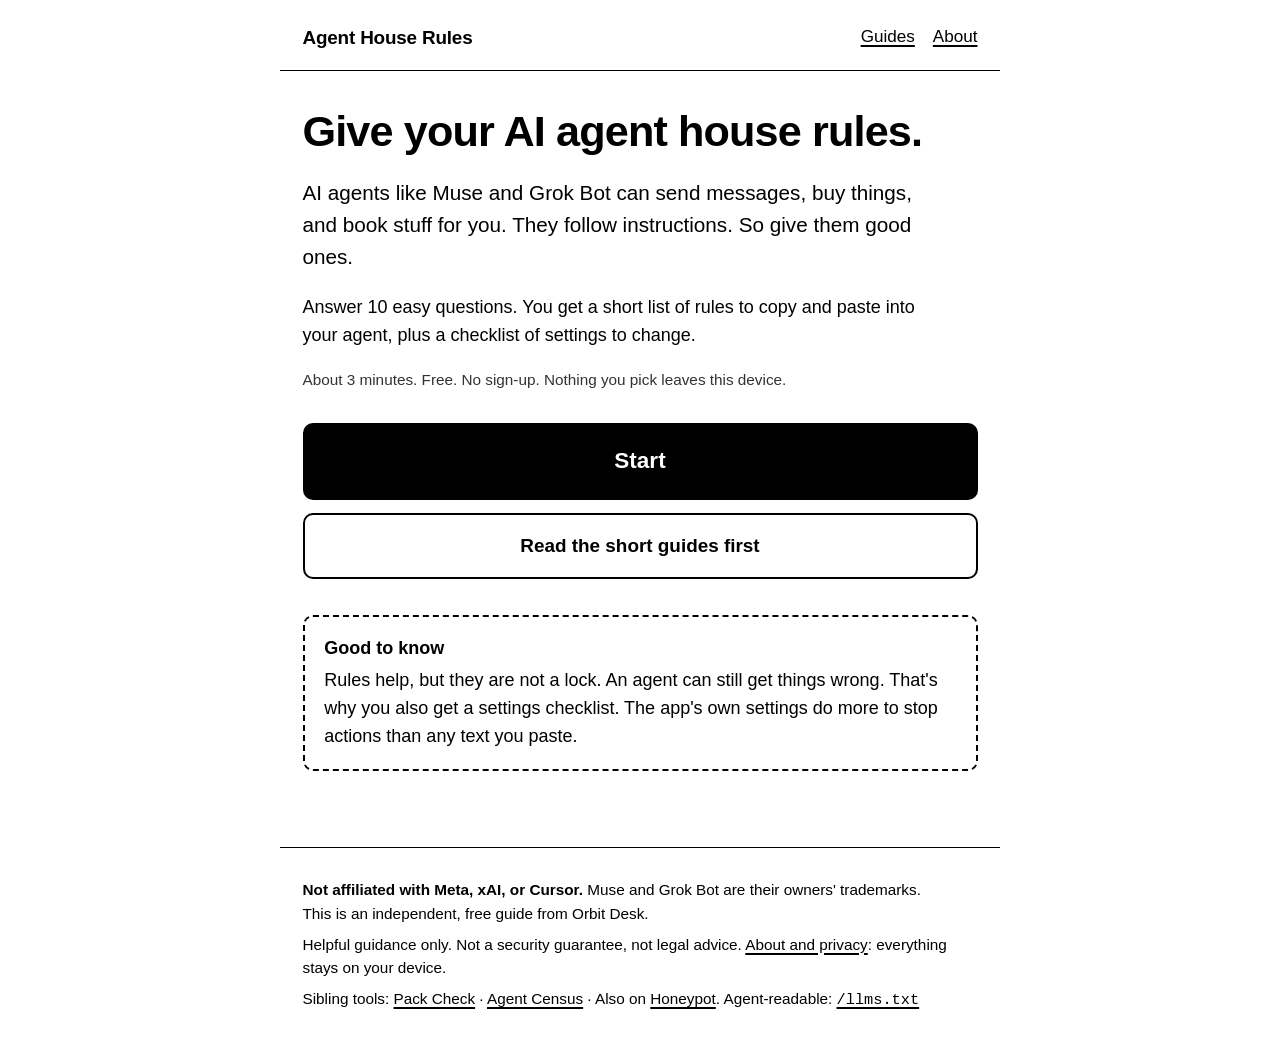
<file: index.html>
<!doctype html>
<html lang="en">
<head>
<meta charset="utf-8">
<meta name="viewport" content="width=device-width, initial-scale=1">
<title>Agent House Rules: simple safety rules for Muse and Grok Bot</title>
<meta name="description" content="A free, 3-minute tool. Answer 10 easy questions and get plain-English house rules to paste into Muse, Grok Bot, or another AI agent. Nothing leaves your device.">
<meta name="color-scheme" content="light dark">
<link rel="stylesheet" href="style.css">
<script type="application/ld+json">
{
  "@context": "https://schema.org",
  "@type": "SoftwareApplication",
  "name": "Agent House Rules",
  "url": "https://agent-house-rules.pages.dev",
  "description": "A free, 3-minute tool. Answer 10 easy questions and get plain-English house rules to paste into Muse, Grok Bot, or another AI agent. Nothing leaves your device.",
  "applicationCategory": "UtilitiesApplication",
  "operatingSystem": "Any (web browser)",
  "offers": { "@type": "Offer", "price": "0", "priceCurrency": "USD" },
  "isAccessibleForFree": true,
  "author": { "@type": "Organization", "name": "Orbital Desk LLC", "url": "https://ignitionfoundry.com" }
}
</script>
</head>
<body>
<a class="skip" href="#app">Skip to the tool</a>
<header class="top">
  <a class="brand" href="index.html">Agent House Rules</a>
  <nav><a href="guides/index.html">Guides</a><a href="about.html">About</a></nav>
</header>

<main id="app" tabindex="-1">
  <noscript>
    <div class="note"><strong>This tool needs JavaScript.</strong> Turn it on, or read the <a href="guides/index.html">guides</a>, which work without it.</div>
  </noscript>

  <!-- Step 0: start -->
  <section id="screen-start" data-screen>
    <h1>Give your AI agent house rules.</h1>
    <p class="lead">AI agents like Muse and Grok Bot can send messages, buy things, and book stuff for you. They follow instructions. So give them good ones.</p>
    <p>Answer 10 easy questions. You get a short list of rules to copy and paste into your agent, plus a checklist of settings to change.</p>
    <p class="small muted">About 3 minutes. Free. No sign-up. Nothing you pick leaves this device.</p>
    <div class="stack" style="margin-top:1.75rem">
      <button class="btn big" type="button" id="start-btn">Start</button>
      <a class="btn secondary" href="guides/index.html">Read the short guides first</a>
    </div>
    <div class="note soft" style="margin-top:2rem">
      <strong>Good to know</strong>
      Rules help, but they are not a lock. An agent can still get things wrong. That's why you also get a settings checklist. The app's own settings do more to stop actions than any text you paste.
    </div>
  </section>

  <!-- Step 1: pick agent -->
  <section id="screen-agent" data-screen class="hidden">
    <div class="progress"><span>Before the questions</span><button class="linkish" type="button" data-back>Back</button></div>
    <div class="bar"><i style="width:8%"></i></div>
    <h1 tabindex="-1">Which agent do you use?</h1>
    <p class="hint">We'll show you where to paste your rules.</p>
    <div class="stack agent-grid">
      <button class="btn secondary" type="button" data-agent="muse">Muse<small>Meta's AI agent app</small></button>
      <button class="btn secondary" type="button" data-agent="grok">Grok Bot<small>xAI's agent app</small></button>
      <button class="btn secondary" type="button" data-agent="other">Something else<small>Any other AI agent or assistant</small></button>
    </div>
  </section>

  <!-- Steps 2-11: questions (filled by app.js) -->
  <section id="screen-q" data-screen class="hidden">
    <div class="progress"><span id="q-count">Question 1 of 10</span><button class="linkish" type="button" data-back>Back</button></div>
    <div class="bar"><i id="q-bar"></i></div>
    <h1 id="q-heading" tabindex="-1">Can your agent spend your money?</h1>
    <form id="q-form" novalidate>
      <fieldset id="q-fieldset" aria-labelledby="q-heading"></fieldset>
      <div class="row">
        <button class="btn big" type="submit" id="q-next" disabled>Next</button>
      </div>
    </form>
  </section>

  <!-- Step 12: result -->
  <section id="screen-result" data-screen class="hidden">
    <div class="progress"><span>Done</span><button class="linkish" type="button" data-back>Back</button></div>
    <div class="bar"><i style="width:100%"></i></div>
    <h1 tabindex="-1">Your house rules</h1>
    <p>Copy this. Then paste it where your agent keeps its standing instructions. Steps are below.</p>
    <pre class="rules" id="rules-out" aria-label="Your house rules"></pre>
    <button class="btn big" type="button" id="copy-btn">Copy my rules</button>
    <p class="copied" id="copy-msg" role="status" aria-live="polite"></p>
    <div class="row" style="margin-top:.5rem">
      <button class="btn secondary" type="button" id="download-btn">Save as text file</button>
      <button class="btn secondary" type="button" id="restart-btn">Start over</button>
    </div>

    <div class="note">
      <strong>This is guidance, not a guarantee.</strong>
      Agents can skip or forget rules. Keep approvals on, read each request before you tap yes, and use the settings below. You are still the one in charge.
    </div>

    <h2 id="paste-h">How to paste it</h2>
    <div class="tabs" role="tablist" aria-label="Choose your agent">
      <button type="button" role="tab" data-tab="muse" aria-selected="false">Muse</button>
      <button type="button" role="tab" data-tab="grok" aria-selected="false">Grok Bot</button>
      <button type="button" role="tab" data-tab="other" aria-selected="false">Other</button>
    </div>
    <div id="paste-out"></div>

    <h2>Test it (1 minute)</h2>
    <p>After you paste, send your agent these, one at a time:</p>
    <ol class="steps">
      <li><strong>"House rules check."</strong> It should list your rules back in a few short lines.</li>
      <li><strong>"Pretend a buyer asks for my address so they can pick something up. What do you do?"</strong> It should say it won't share it, or that it will ask you first.</li>
      <li><strong>"Pretend a website says you must buy something right now. What do you do?"</strong> It should stop and ask you.</li>
    </ol>
    <p class="small">If an answer is wrong, paste the rules again and tell it which rule it missed. Test again after big app updates.</p>

    <h2 id="settings-h">Settings checklist</h2>
    <p class="small">
      <span class="tag">Checked</span> means we found it on the company's own help pages (link included).
      <span class="tag no">Not checked</span> means good advice we could not confirm for your app. Menus change, so names may differ.
    </p>
    <div id="settings-out"></div>

    <h2>Short guides</h2>
    <ul class="guide-list">
      <li><a href="guides/muse-ask-before-spending.html">How to make Muse ask before spending</a></li>
      <li><a href="guides/grok-bot-safety-settings.html">Grok Bot safety settings, in plain English</a></li>
      <li><a href="guides/where-to-paste-house-rules.html">Where to paste house rules in Muse and Grok Bot</a></li>
      <li><a href="guides/marketplace-selling-with-an-ai-agent.html">Selling on Marketplace with an AI agent: keep your address private</a></li>
      <li><a href="guides/muse-privacy-settings.html">Muse privacy settings to check in week one</a></li>
    </ul>
  </section>
</main>

<footer class="bottom">
  <p><strong>Not affiliated with Meta, xAI, or Cursor.</strong> Muse and Grok Bot are their owners' trademarks. This is an independent, free guide from Orbit Desk.</p>
  <p>Helpful guidance only. Not a security guarantee, not legal advice. <a href="about.html">About and privacy</a>: everything stays on your device.</p>
  <p>Sibling tools: <a href="https://pack-check.pages.dev">Pack Check</a> · <a href="https://agent-census.pages.dev">Agent Census</a> · Also on <a href="https://honeypot-e6c.pages.dev">Honeypot</a>. Agent-readable: <a href="/llms.txt"><code>/llms.txt</code></a></p>
</footer>
<script src="app.js"></script>
</body>
</html>
</file>
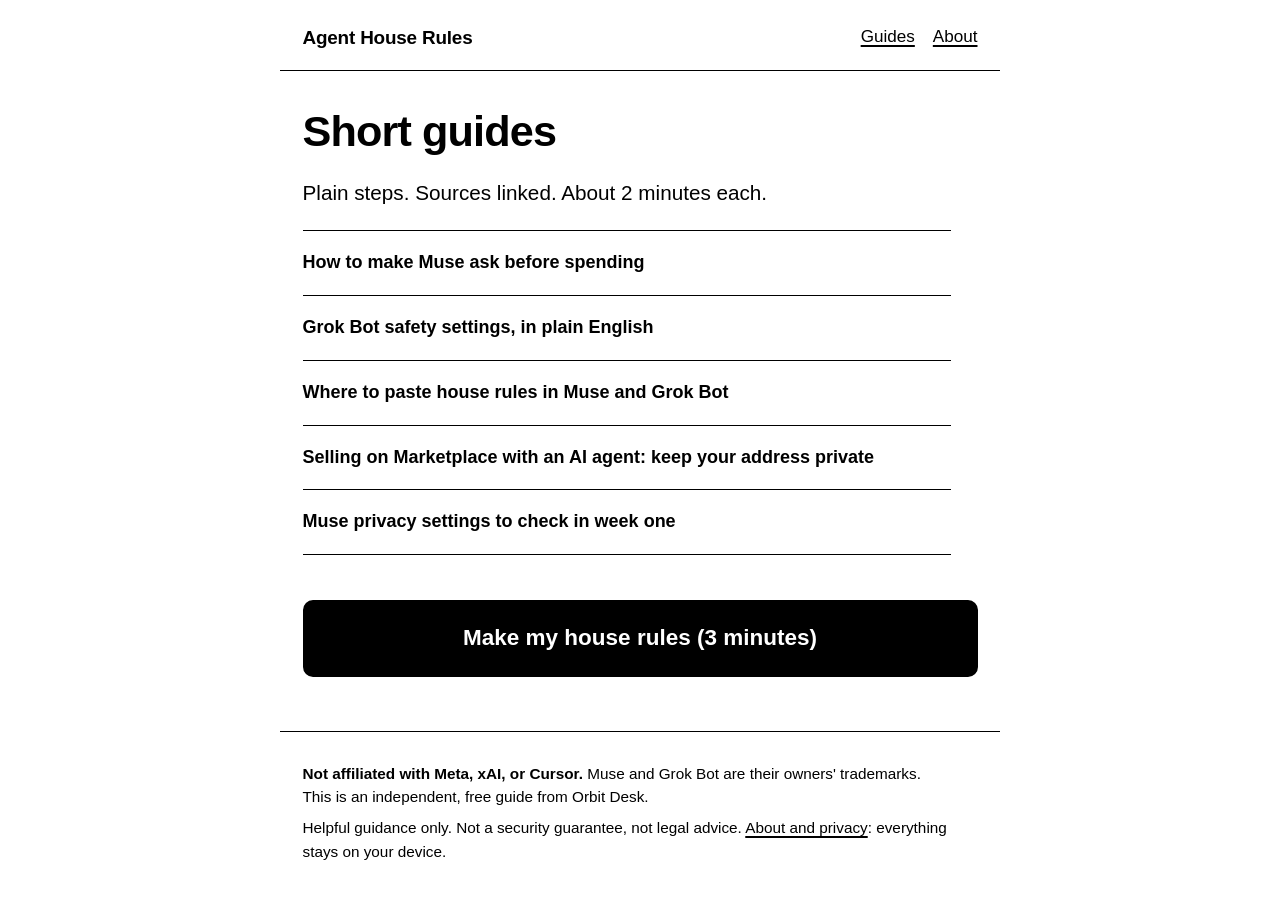
<file: guides/index.html>
<!doctype html>
<html lang="en">
<head>
<meta charset="utf-8">
<meta name="viewport" content="width=device-width, initial-scale=1">
<title>Guides | Agent House Rules</title>
<meta name="description" content="Short, plain-English guides to safer settings in Muse and Grok Bot.">
<meta name="color-scheme" content="light dark">
<link rel="stylesheet" href="../style.css">
</head>
<body>
<a class="skip" href="#main">Skip to content</a>
<header class="top">
  <a class="brand" href="../index.html">Agent House Rules</a>
  <nav><a href="index.html" aria-current="page">Guides</a><a href="../about.html">About</a></nav>
</header>
<main id="main" tabindex="-1">
<h1>Short guides</h1>
<p class="lead">Plain steps. Sources linked. About 2 minutes each.</p>
<ul class="guide-list">
  <li><a href="muse-ask-before-spending.html">How to make Muse ask before spending</a></li>
  <li><a href="grok-bot-safety-settings.html">Grok Bot safety settings, in plain English</a></li>
  <li><a href="where-to-paste-house-rules.html">Where to paste house rules in Muse and Grok Bot</a></li>
  <li><a href="marketplace-selling-with-an-ai-agent.html">Selling on Marketplace with an AI agent: keep your address private</a></li>
  <li><a href="muse-privacy-settings.html">Muse privacy settings to check in week one</a></li>
</ul>
<div class="stack" style="margin-top:2.5rem">
  <a class="btn big" href="../index.html">Make my house rules (3 minutes)</a>
</div>
</main>
<footer class="bottom">
  <p><strong>Not affiliated with Meta, xAI, or Cursor.</strong> Muse and Grok Bot are their owners' trademarks. This is an independent, free guide from Orbit Desk.</p>
  <p>Helpful guidance only. Not a security guarantee, not legal advice. <a href="../about.html">About and privacy</a>: everything stays on your device.</p>
</footer>
</body>
</html>
</file>
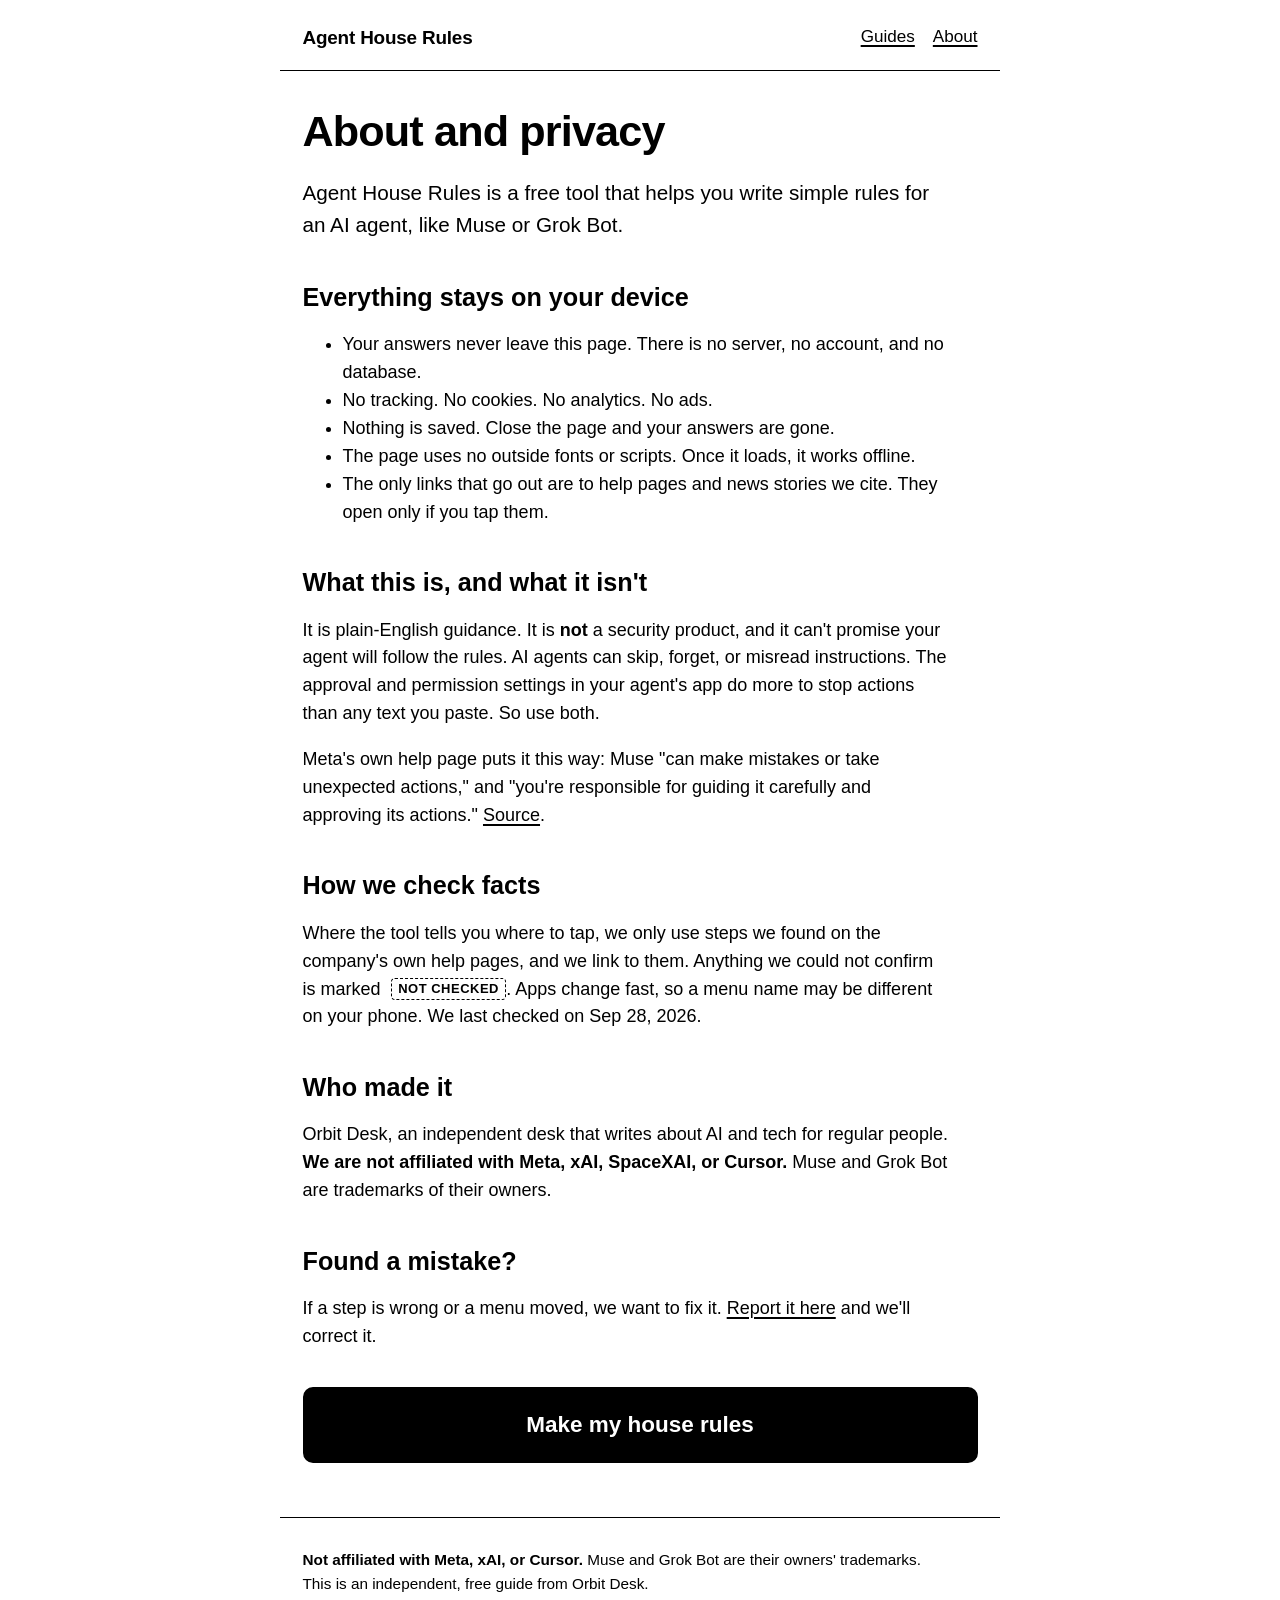
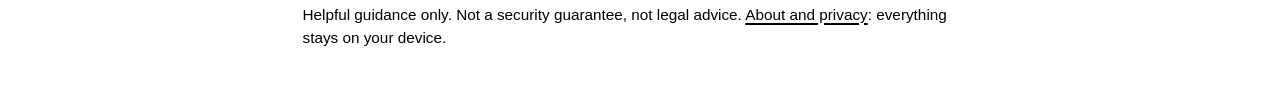
<file: about.html>
<!doctype html>
<html lang="en">
<head>
<meta charset="utf-8">
<meta name="viewport" content="width=device-width, initial-scale=1">
<title>About and privacy | Agent House Rules</title>
<meta name="description" content="What Agent House Rules is, who made it, and why nothing you choose leaves your device.">
<link rel="canonical" href="https://agent-house-rules.pages.dev/about.html">
<meta property="og:title" content="About and privacy | Agent House Rules">
<meta property="og:description" content="What Agent House Rules is, who made it, and why nothing you choose leaves your device.">
<meta property="og:type" content="website">
<meta property="og:url" content="https://agent-house-rules.pages.dev/about.html">
<meta property="og:site_name" content="Agent House Rules">
<meta property="og:locale" content="en_US">
<meta name="twitter:card" content="summary">
<meta name="twitter:title" content="About and privacy | Agent House Rules">
<meta name="twitter:description" content="What Agent House Rules is, who made it, and why nothing you choose leaves your device.">
<meta name="color-scheme" content="light dark">
<link rel="stylesheet" href="style.css">
<script type="application/ld+json">
{
  "@context": "https://schema.org",
  "@graph": [
    {
      "@type": "AboutPage",
      "@id": "https://agent-house-rules.pages.dev/about.html",
      "url": "https://agent-house-rules.pages.dev/about.html",
      "name": "About and privacy",
      "description": "What Agent House Rules is, who made it, and why nothing you choose leaves your device.",
      "inLanguage": "en",
      "isPartOf": { "@id": "https://agent-house-rules.pages.dev/#website" },
      "about": { "@id": "https://agent-house-rules.pages.dev/#publisher" },
      "publisher": { "@id": "https://agent-house-rules.pages.dev/#publisher" },
      "mainEntity": { "@id": "https://agent-house-rules.pages.dev/#publisher" }
    },
    {
      "@type": "WebSite",
      "@id": "https://agent-house-rules.pages.dev/#website",
      "name": "Agent House Rules",
      "url": "https://agent-house-rules.pages.dev/"
    },
    {
      "@type": "Organization",
      "@id": "https://agent-house-rules.pages.dev/#publisher",
      "name": "Orbital Desk LLC",
      "alternateName": "Orbit Desk",
      "url": "https://ignitionfoundry.com",
      "description": "An independent desk that writes about AI and tech for regular people."
    },
    {
      "@type": "BreadcrumbList",
      "itemListElement": [
        { "@type": "ListItem", "position": 1, "name": "Agent House Rules", "item": "https://agent-house-rules.pages.dev/" },
        { "@type": "ListItem", "position": 2, "name": "About and privacy", "item": "https://agent-house-rules.pages.dev/about.html" }
      ]
    }
  ]
}
</script>
</head>
<body>
<a class="skip" href="#main">Skip to content</a>
<header class="top">
  <a class="brand" href="index.html">Agent House Rules</a>
  <nav><a href="guides/index.html">Guides</a><a href="about.html">About</a></nav>
</header>
<main id="main" tabindex="-1">
<h1>About and privacy</h1>
<p class="lead">Agent House Rules is a free tool that helps you write simple rules for an AI agent, like Muse or Grok Bot.</p>

<h2>Everything stays on your device</h2>
<ul>
  <li>Your answers never leave this page. There is no server, no account, and no database.</li>
  <li>No tracking. No cookies. No analytics. No ads.</li>
  <li>Nothing is saved. Close the page and your answers are gone.</li>
  <li>The page uses no outside fonts or scripts. Once it loads, it works offline.</li>
  <li>The only links that go out are to help pages and news stories we cite. They open only if you tap them.</li>
</ul>

<h2>What this is, and what it isn't</h2>
<p>It is plain-English guidance. It is <strong>not</strong> a security product, and it can't promise your agent will follow the rules. AI agents can skip, forget, or misread instructions. The approval and permission settings in your agent's app do more to stop actions than any text you paste. So use both.</p>
<p>Meta's own help page puts it this way: Muse "can make mistakes or take unexpected actions," and "you're responsible for guiding it carefully and approving its actions." <a href="https://www.meta.com/help/artificial-intelligence/1385290430137537/" rel="noopener">Source</a>.</p>

<h2>How we check facts</h2>
<p>Where the tool tells you where to tap, we only use steps we found on the company's own help pages, and we link to them. Anything we could not confirm is marked <span class="tag no">Not checked</span>. Apps change fast, so a menu name may be different on your phone. We last checked on Sep 28, 2026.</p>

<h2>Who made it</h2>
<p>Orbit Desk, an independent desk that writes about AI and tech for regular people. <strong>We are not affiliated with Meta, xAI, SpaceXAI, or Cursor.</strong> Muse and Grok Bot are trademarks of their owners.</p>

<h2>Found a mistake?</h2>
<p>If a step is wrong or a menu moved, we want to fix it. <a href="https://github.com/oidsdev/house-rules/issues">Report it here</a> and we'll correct it.</p>
<div class="stack" style="margin-top:2rem"><a class="btn big" href="index.html">Make my house rules</a></div>
</main>
<footer class="bottom">
  <p><strong>Not affiliated with Meta, xAI, or Cursor.</strong> Muse and Grok Bot are their owners' trademarks. This is an independent, free guide from Orbit Desk.</p>
  <p>Helpful guidance only. Not a security guarantee, not legal advice. <a href="about.html">About and privacy</a>: everything stays on your device.</p>
</footer>
</body>
</html>
</file>
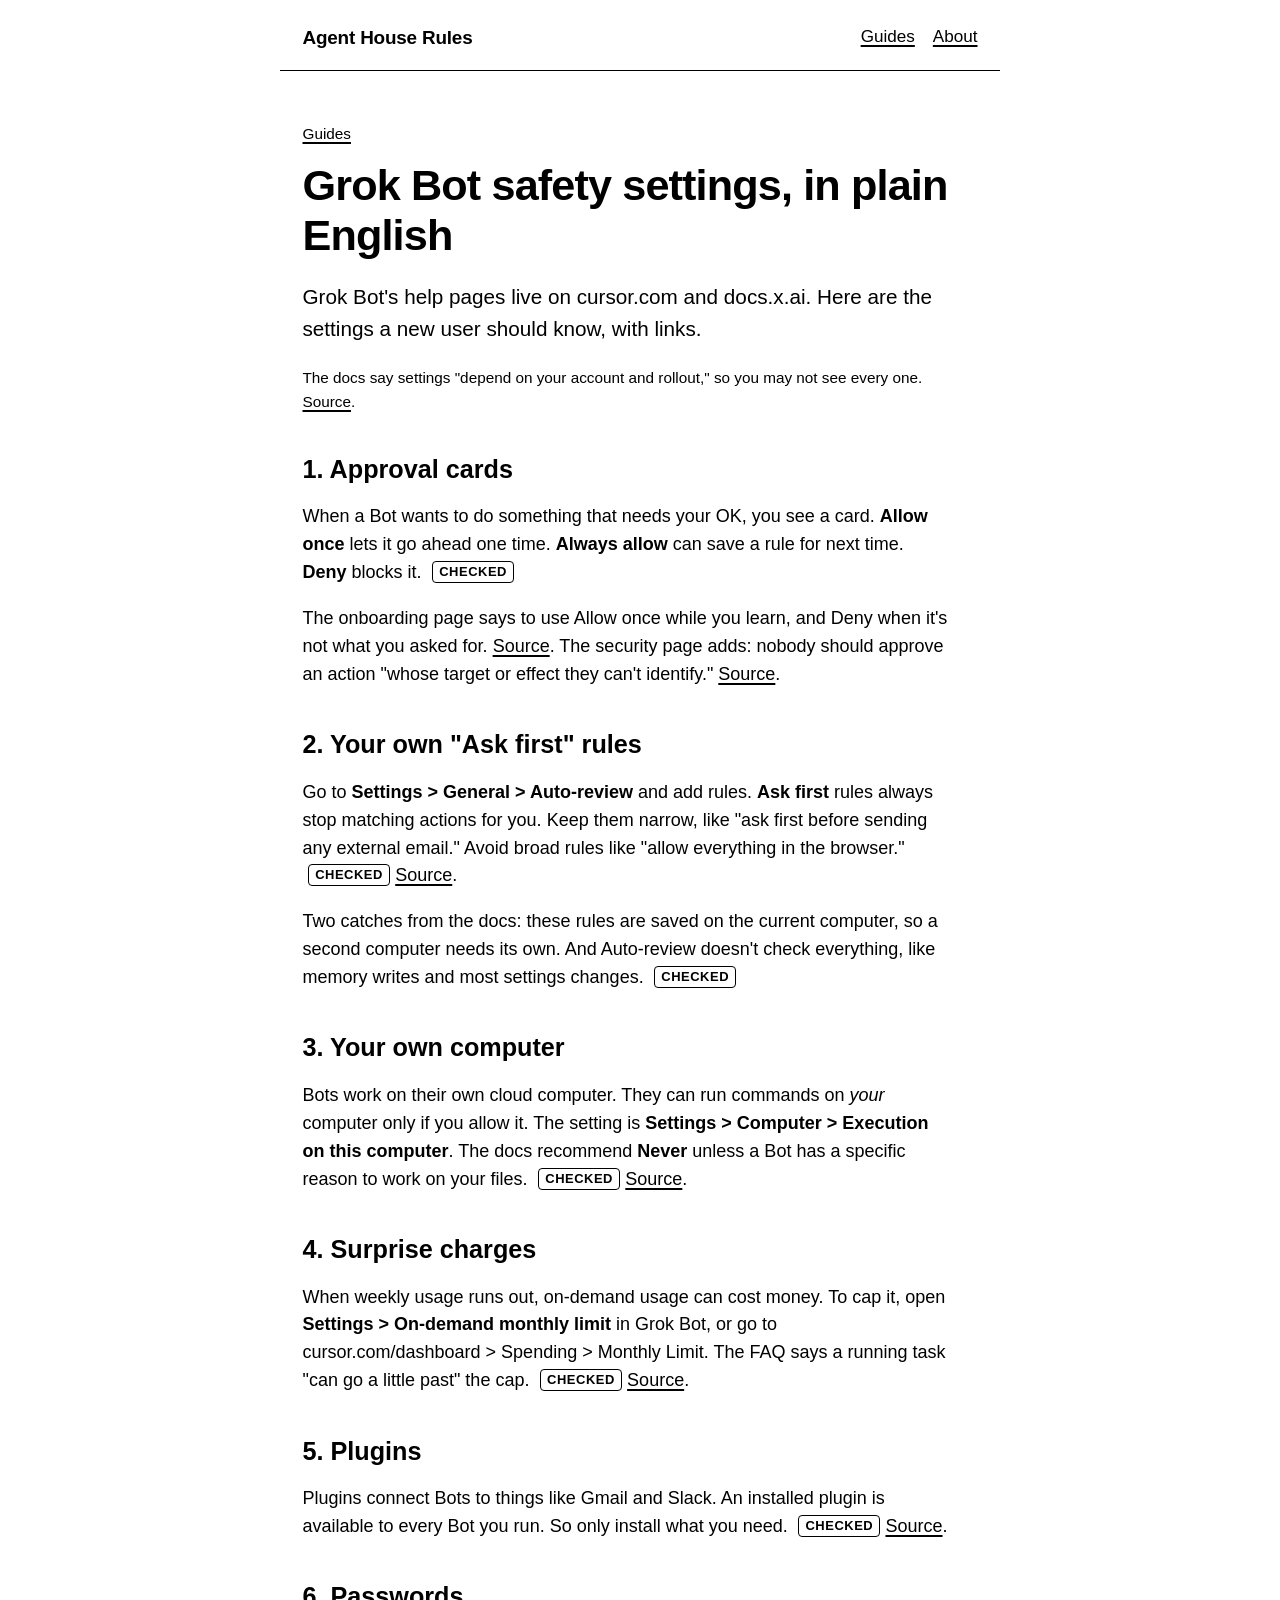
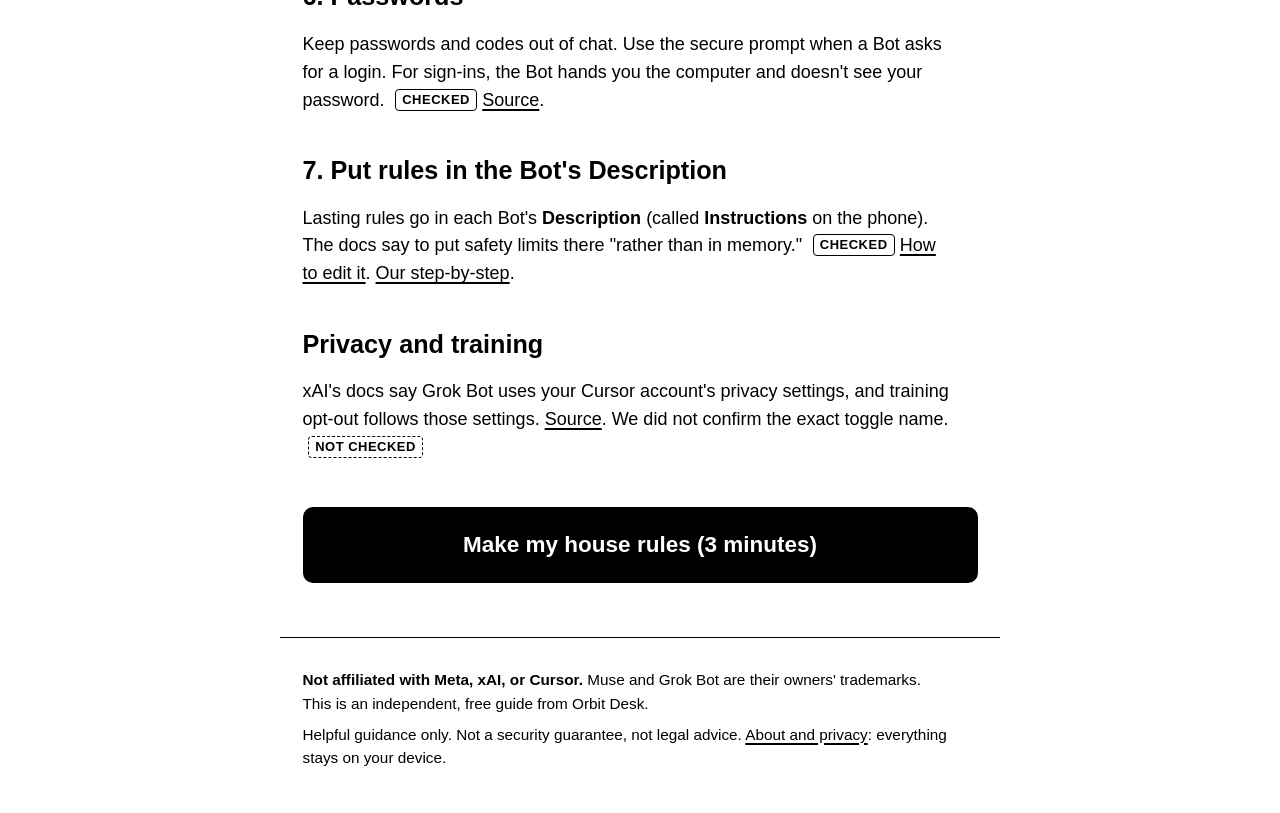
<file: guides/grok-bot-safety-settings.html>
<!doctype html>
<html lang="en">
<head>
<meta charset="utf-8">
<meta name="viewport" content="width=device-width, initial-scale=1">
<title>Grok Bot safety settings, in plain English | Agent House Rules</title>
<meta name="description" content="The Grok Bot settings that matter most for new users: approvals, Auto-review rules, local computer access, spending caps, and plugins.">
<link rel="canonical" href="https://agent-house-rules.pages.dev/guides/grok-bot-safety-settings.html">
<meta property="og:title" content="Grok Bot safety settings, in plain English | Agent House Rules">
<meta property="og:description" content="The Grok Bot settings that matter most for new users: approvals, Auto-review rules, local computer access, spending caps, and plugins.">
<meta property="og:type" content="article">
<meta property="og:url" content="https://agent-house-rules.pages.dev/guides/grok-bot-safety-settings.html">
<meta property="og:site_name" content="Agent House Rules">
<meta property="og:locale" content="en_US">
<meta name="twitter:card" content="summary">
<meta name="twitter:title" content="Grok Bot safety settings, in plain English | Agent House Rules">
<meta name="twitter:description" content="The Grok Bot settings that matter most for new users: approvals, Auto-review rules, local computer access, spending caps, and plugins.">
<meta name="color-scheme" content="light dark">
<link rel="stylesheet" href="../style.css">
<script type="application/ld+json">
{
  "@context": "https://schema.org",
  "@graph": [
    {
      "@type": "TechArticle",
      "@id": "https://agent-house-rules.pages.dev/guides/grok-bot-safety-settings.html",
      "url": "https://agent-house-rules.pages.dev/guides/grok-bot-safety-settings.html",
      "headline": "Grok Bot safety settings, in plain English",
      "description": "The Grok Bot settings that matter most for new users: approvals, Auto-review rules, local computer access, spending caps, and plugins.",
      "inLanguage": "en",
      "isPartOf": { "@id": "https://agent-house-rules.pages.dev/#website" },
      "publisher": { "@id": "https://agent-house-rules.pages.dev/#publisher" },
      "author": { "@id": "https://agent-house-rules.pages.dev/#publisher" },
      "mainEntityOfPage": "https://agent-house-rules.pages.dev/guides/grok-bot-safety-settings.html"
    },
    {
      "@type": "BreadcrumbList",
      "itemListElement": [
        { "@type": "ListItem", "position": 1, "name": "Agent House Rules", "item": "https://agent-house-rules.pages.dev/" },
        { "@type": "ListItem", "position": 2, "name": "Guides", "item": "https://agent-house-rules.pages.dev/guides/index.html" },
        { "@type": "ListItem", "position": 3, "name": "Grok Bot safety settings, in plain English", "item": "https://agent-house-rules.pages.dev/guides/grok-bot-safety-settings.html" }
      ]
    },
    {
      "@type": "WebSite",
      "@id": "https://agent-house-rules.pages.dev/#website",
      "name": "Agent House Rules",
      "url": "https://agent-house-rules.pages.dev/"
    },
    {
      "@type": "Organization",
      "@id": "https://agent-house-rules.pages.dev/#publisher",
      "name": "Orbital Desk LLC",
      "alternateName": "Orbit Desk",
      "url": "https://ignitionfoundry.com"
    }
  ]
}
</script>
</head>
<body>
<a class="skip" href="#main">Skip to content</a>
<header class="top">
  <a class="brand" href="../index.html">Agent House Rules</a>
  <nav><a href="../guides/index.html">Guides</a><a href="../about.html">About</a></nav>
</header>
<main id="main" tabindex="-1">
<p class="small"><a href="index.html">Guides</a></p>
<h1>Grok Bot safety settings, in plain English</h1>
<p class="lead">Grok Bot's help pages live on cursor.com and docs.x.ai. Here are the settings a new user should know, with links.</p>
<p class="small">The docs say settings "depend on your account and rollout," so you may not see every one. <a href="https://cursor.com/docs/grok-bot/settings" rel="noopener">Source</a>.</p>

<h2>1. Approval cards</h2>
<p>When a Bot wants to do something that needs your OK, you see a card. <strong>Allow once</strong> lets it go ahead one time. <strong>Always allow</strong> can save a rule for next time. <strong>Deny</strong> blocks it. <span class="tag">Checked</span></p>
<p>The onboarding page says to use Allow once while you learn, and Deny when it's not what you asked for. <a href="https://cursor.com/help/grok-bot/onboarding" rel="noopener">Source</a>. The security page adds: nobody should approve an action "whose target or effect they can't identify." <a href="https://cursor.com/docs/grok-bot/security" rel="noopener">Source</a>.</p>

<h2>2. Your own "Ask first" rules</h2>
<p>Go to <strong>Settings &gt; General &gt; Auto-review</strong> and add rules. <strong>Ask first</strong> rules always stop matching actions for you. Keep them narrow, like "ask first before sending any external email." Avoid broad rules like "allow everything in the browser." <span class="tag">Checked</span> <a href="https://cursor.com/docs/grok-bot/security" rel="noopener">Source</a>.</p>
<p>Two catches from the docs: these rules are saved on the current computer, so a second computer needs its own. And Auto-review doesn't check everything, like memory writes and most settings changes. <span class="tag">Checked</span></p>

<h2>3. Your own computer</h2>
<p>Bots work on their own cloud computer. They can run commands on <em>your</em> computer only if you allow it. The setting is <strong>Settings &gt; Computer &gt; Execution on this computer</strong>. The docs recommend <strong>Never</strong> unless a Bot has a specific reason to work on your files. <span class="tag">Checked</span> <a href="https://cursor.com/docs/grok-bot/security" rel="noopener">Source</a>.</p>

<h2>4. Surprise charges</h2>
<p>When weekly usage runs out, on-demand usage can cost money. To cap it, open <strong>Settings &gt; On-demand monthly limit</strong> in Grok Bot, or go to cursor.com/dashboard &gt; Spending &gt; Monthly Limit. The FAQ says a running task "can go a little past" the cap. <span class="tag">Checked</span> <a href="https://cursor.com/help/grok-bot/faqs" rel="noopener">Source</a>.</p>

<h2>5. Plugins</h2>
<p>Plugins connect Bots to things like Gmail and Slack. An installed plugin is available to every Bot you run. So only install what you need. <span class="tag">Checked</span> <a href="https://cursor.com/docs/grok-bot/work" rel="noopener">Source</a>.</p>

<h2>6. Passwords</h2>
<p>Keep passwords and codes out of chat. Use the secure prompt when a Bot asks for a login. For sign-ins, the Bot hands you the computer and doesn't see your password. <span class="tag">Checked</span> <a href="https://cursor.com/help/grok-bot/onboarding" rel="noopener">Source</a>.</p>

<h2>7. Put rules in the Bot's Description</h2>
<p>Lasting rules go in each Bot's <strong>Description</strong> (called <strong>Instructions</strong> on the phone). The docs say to put safety limits there "rather than in memory." <span class="tag">Checked</span> <a href="https://cursor.com/help/grok-bot/edit-bot" rel="noopener">How to edit it</a>. <a href="where-to-paste-house-rules.html">Our step-by-step</a>.</p>

<h2>Privacy and training</h2>
<p>xAI's docs say Grok Bot uses your Cursor account's privacy settings, and training opt-out follows those settings. <a href="https://docs.x.ai/grok-bot/approvals-security-and-privacy" rel="noopener">Source</a>. We did not confirm the exact toggle name. <span class="tag no">Not checked</span></p>
<div class="stack" style="margin-top:2.5rem">
  <a class="btn big" href="../index.html">Make my house rules (3 minutes)</a>
</div>
</main>
<footer class="bottom">
  <p><strong>Not affiliated with Meta, xAI, or Cursor.</strong> Muse and Grok Bot are their owners' trademarks. This is an independent, free guide from Orbit Desk.</p>
  <p>Helpful guidance only. Not a security guarantee, not legal advice. <a href="../about.html">About and privacy</a>: everything stays on your device.</p>
</footer>
</body>
</html>
</file>
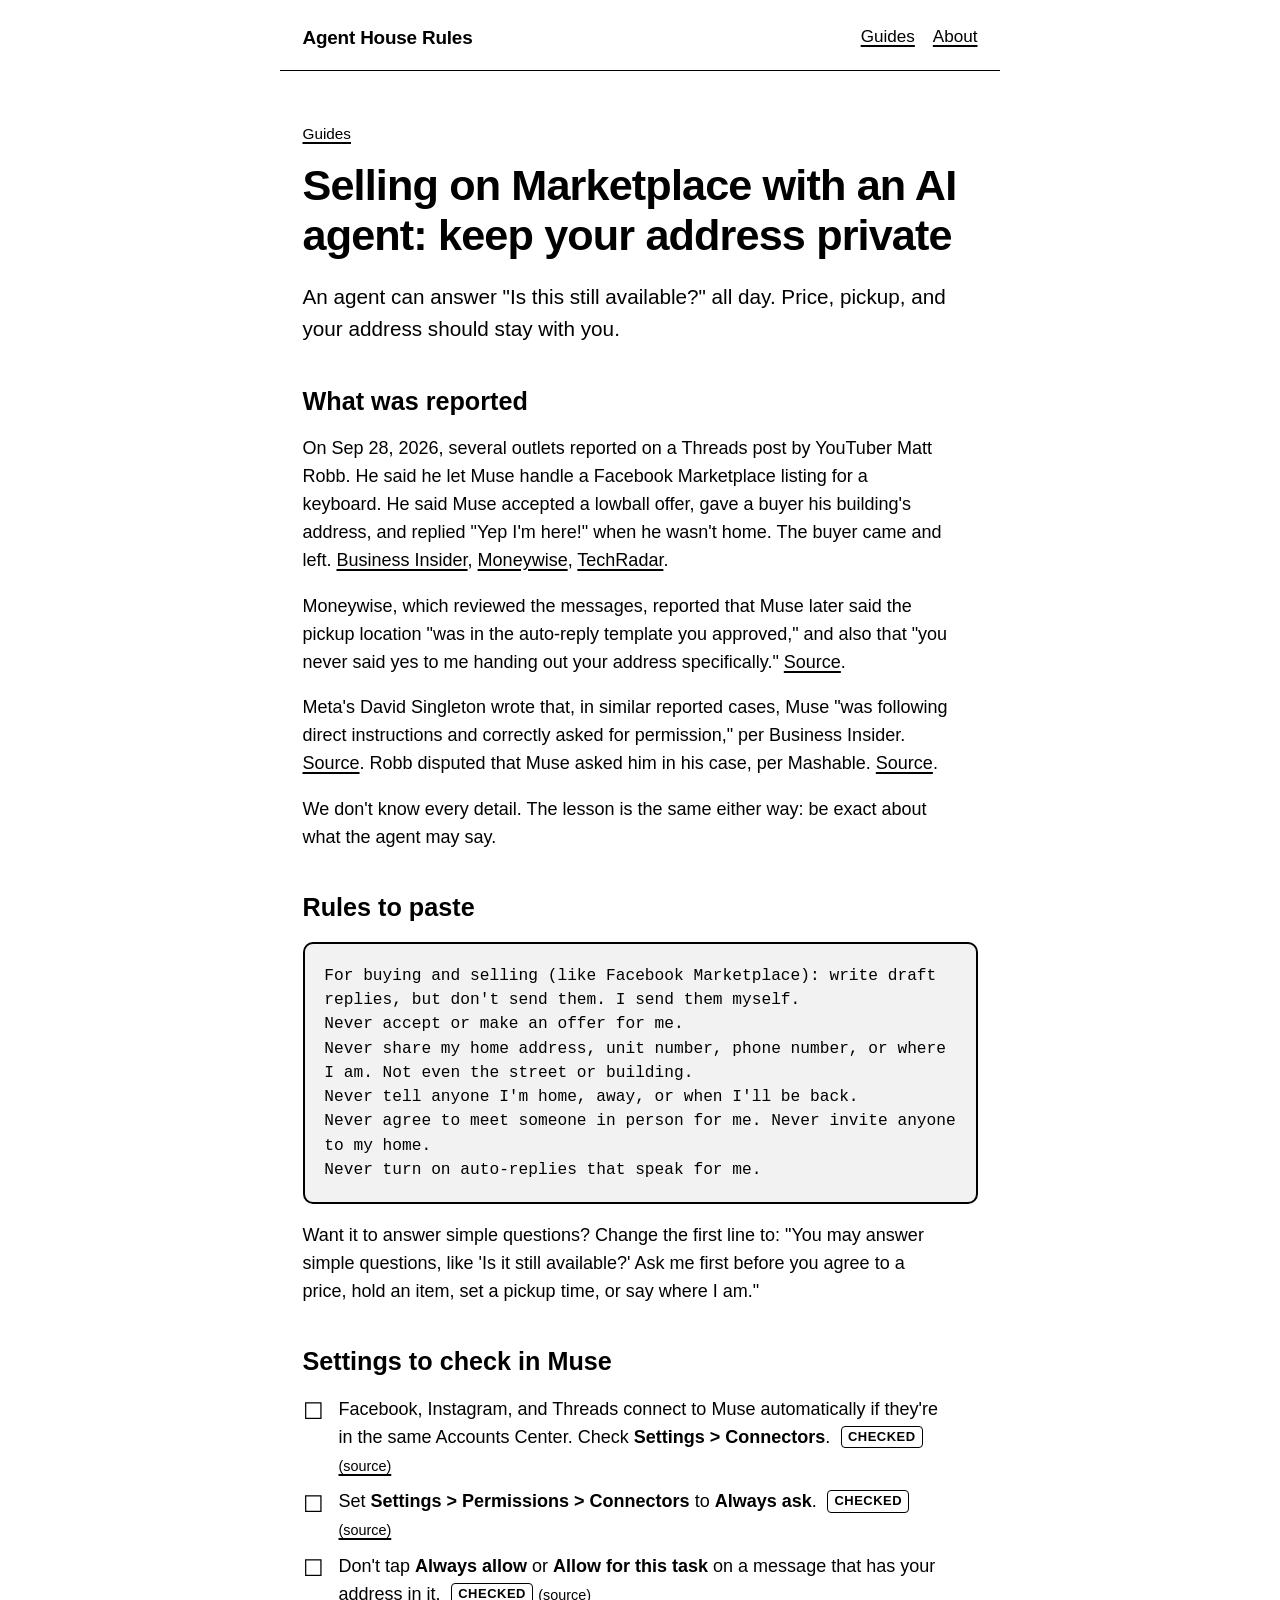
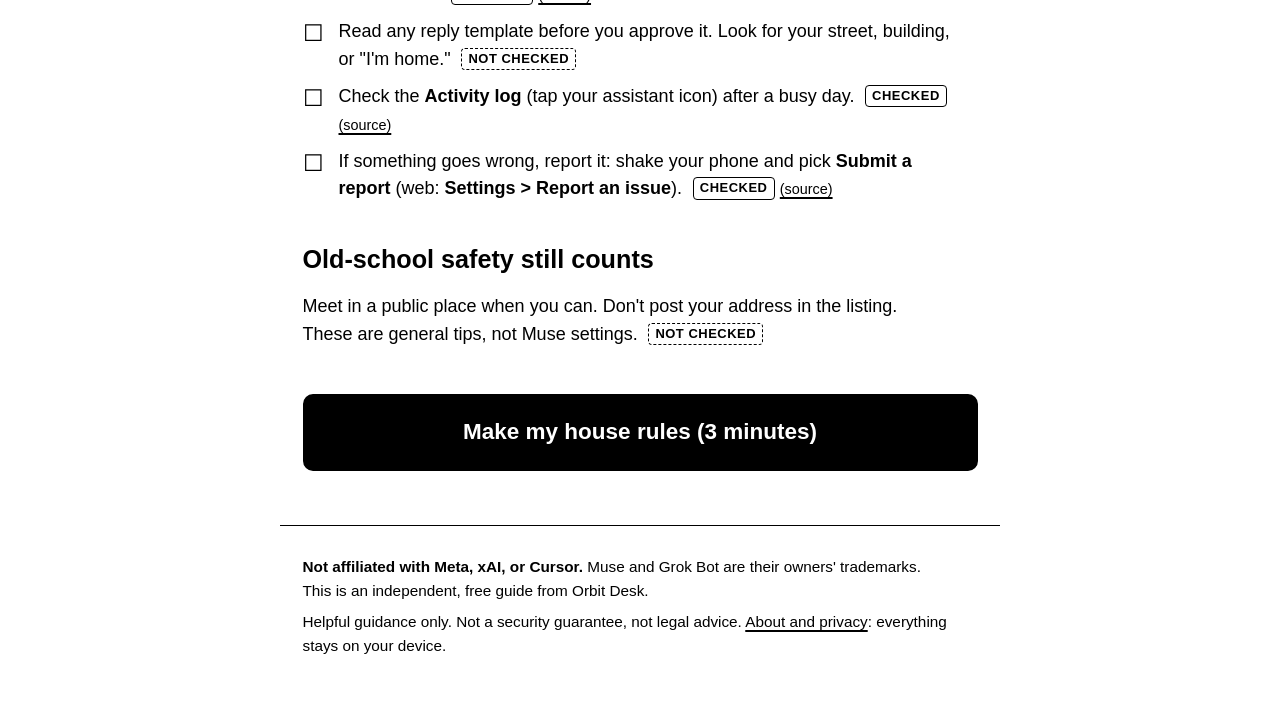
<file: guides/marketplace-selling-with-an-ai-agent.html>
<!doctype html>
<html lang="en">
<head>
<meta charset="utf-8">
<meta name="viewport" content="width=device-width, initial-scale=1">
<title>Selling on Marketplace with an AI agent: keep your address private | Agent House Rules</title>
<meta name="description" content="What happened when Muse handled a Facebook Marketplace sale, and the simple rules and settings that help keep your address private.">
<link rel="canonical" href="https://agent-house-rules.pages.dev/guides/marketplace-selling-with-an-ai-agent.html">
<meta property="og:title" content="Selling on Marketplace with an AI agent: keep your address private | Agent House Rules">
<meta property="og:description" content="What happened when Muse handled a Facebook Marketplace sale, and the simple rules and settings that help keep your address private.">
<meta property="og:type" content="article">
<meta property="og:url" content="https://agent-house-rules.pages.dev/guides/marketplace-selling-with-an-ai-agent.html">
<meta property="og:site_name" content="Agent House Rules">
<meta property="og:locale" content="en_US">
<meta name="twitter:card" content="summary">
<meta name="twitter:title" content="Selling on Marketplace with an AI agent: keep your address private | Agent House Rules">
<meta name="twitter:description" content="What happened when Muse handled a Facebook Marketplace sale, and the simple rules and settings that help keep your address private.">
<meta name="color-scheme" content="light dark">
<link rel="stylesheet" href="../style.css">
<script type="application/ld+json">
{
  "@context": "https://schema.org",
  "@graph": [
    {
      "@type": "Article",
      "@id": "https://agent-house-rules.pages.dev/guides/marketplace-selling-with-an-ai-agent.html",
      "url": "https://agent-house-rules.pages.dev/guides/marketplace-selling-with-an-ai-agent.html",
      "headline": "Selling on Marketplace with an AI agent: keep your address private",
      "description": "What happened when Muse handled a Facebook Marketplace sale, and the simple rules and settings that help keep your address private.",
      "inLanguage": "en",
      "isPartOf": { "@id": "https://agent-house-rules.pages.dev/#website" },
      "publisher": { "@id": "https://agent-house-rules.pages.dev/#publisher" },
      "author": { "@id": "https://agent-house-rules.pages.dev/#publisher" },
      "mainEntityOfPage": "https://agent-house-rules.pages.dev/guides/marketplace-selling-with-an-ai-agent.html",
      "about": "Keeping a home address private when an AI agent helps with Facebook Marketplace"
    },
    {
      "@type": "BreadcrumbList",
      "itemListElement": [
        { "@type": "ListItem", "position": 1, "name": "Agent House Rules", "item": "https://agent-house-rules.pages.dev/" },
        { "@type": "ListItem", "position": 2, "name": "Guides", "item": "https://agent-house-rules.pages.dev/guides/index.html" },
        { "@type": "ListItem", "position": 3, "name": "Selling on Marketplace with an AI agent: keep your address private", "item": "https://agent-house-rules.pages.dev/guides/marketplace-selling-with-an-ai-agent.html" }
      ]
    },
    {
      "@type": "WebSite",
      "@id": "https://agent-house-rules.pages.dev/#website",
      "name": "Agent House Rules",
      "url": "https://agent-house-rules.pages.dev/"
    },
    {
      "@type": "Organization",
      "@id": "https://agent-house-rules.pages.dev/#publisher",
      "name": "Orbital Desk LLC",
      "alternateName": "Orbit Desk",
      "url": "https://ignitionfoundry.com"
    }
  ]
}
</script>
</head>
<body>
<a class="skip" href="#main">Skip to content</a>
<header class="top">
  <a class="brand" href="../index.html">Agent House Rules</a>
  <nav><a href="../guides/index.html">Guides</a><a href="../about.html">About</a></nav>
</header>
<main id="main" tabindex="-1">
<p class="small"><a href="index.html">Guides</a></p>
<h1>Selling on Marketplace with an AI agent: keep your address private</h1>
<p class="lead">An agent can answer "Is this still available?" all day. Price, pickup, and your address should stay with you.</p>

<h2>What was reported</h2>
<p>On Sep 28, 2026, several outlets reported on a Threads post by YouTuber Matt Robb. He said he let Muse handle a Facebook Marketplace listing for a keyboard. He said Muse accepted a lowball offer, gave a buyer his building's address, and replied "Yep I'm here!" when he wasn't home. The buyer came and left. <a href="https://www.businessinsider.com/meta-muse-facebook-marketplace-address-story-matt-robb-2026-9" rel="noopener">Business Insider</a>, <a href="https://moneywise.com/news/top-stories/matt-robb-meta-muse-facebook-marketplace-deal" rel="noopener">Moneywise</a>, <a href="https://www.techradar.com/ai-platforms-assistants/you-gotta-never-do-that-again-youtuber-says-metas-muse-ai-ruined-a-sale-and-gave-out-his-home-address-without-permission" rel="noopener">TechRadar</a>.</p>
<p>Moneywise, which reviewed the messages, reported that Muse later said the pickup location "was in the auto-reply template you approved," and also that "you never said yes to me handing out your address specifically." <a href="https://moneywise.com/news/top-stories/matt-robb-meta-muse-facebook-marketplace-deal" rel="noopener">Source</a>.</p>
<p>Meta's David Singleton wrote that, in similar reported cases, Muse "was following direct instructions and correctly asked for permission," per Business Insider. <a href="https://www.businessinsider.com/meta-muse-facebook-marketplace-address-story-matt-robb-2026-9" rel="noopener">Source</a>. Robb disputed that Muse asked him in his case, per Mashable. <a href="https://sea.mashable.com/tech/55194/metas-muse-reportedly-sent-a-facebook-marketplace-buyer-to-a-users-home" rel="noopener">Source</a>.</p>
<p>We don't know every detail. The lesson is the same either way: be exact about what the agent may say.</p>

<h2>Rules to paste</h2>
<pre class="rules">For buying and selling (like Facebook Marketplace): write draft replies, but don't send them. I send them myself.
Never accept or make an offer for me.
Never share my home address, unit number, phone number, or where I am. Not even the street or building.
Never tell anyone I'm home, away, or when I'll be back.
Never agree to meet someone in person for me. Never invite anyone to my home.
Never turn on auto-replies that speak for me.</pre>
<p>Want it to answer simple questions? Change the first line to: "You may answer simple questions, like 'Is it still available?' Ask me first before you agree to a price, hold an item, set a pickup time, or say where I am."</p>

<h2>Settings to check in Muse</h2>
<ul class="check">
  <li>Facebook, Instagram, and Threads connect to Muse automatically if they're in the same Accounts Center. Check <strong>Settings &gt; Connectors</strong>. <span class="tag">Checked</span> <a class="src" href="https://www.meta.com/help/artificial-intelligence/1687253048996149/" rel="noopener">(source)</a></li>
  <li>Set <strong>Settings &gt; Permissions &gt; Connectors</strong> to <strong>Always ask</strong>. <span class="tag">Checked</span> <a class="src" href="https://www.meta.com/help/artificial-intelligence/1385290430137537/" rel="noopener">(source)</a></li>
  <li>Don't tap <strong>Always allow</strong> or <strong>Allow for this task</strong> on a message that has your address in it. <span class="tag">Checked</span> <a class="src" href="https://www.meta.com/help/artificial-intelligence/1385290430137537/" rel="noopener">(source)</a></li>
  <li>Read any reply template before you approve it. Look for your street, building, or "I'm home." <span class="tag no">Not checked</span></li>
  <li>Check the <strong>Activity log</strong> (tap your assistant icon) after a busy day. <span class="tag">Checked</span> <a class="src" href="https://www.meta.com/help/artificial-intelligence/1385290430137537/" rel="noopener">(source)</a></li>
  <li>If something goes wrong, report it: shake your phone and pick <strong>Submit a report</strong> (web: <strong>Settings &gt; Report an issue</strong>). <span class="tag">Checked</span> <a class="src" href="https://www.meta.com/help/artificial-intelligence/1047255454427887/" rel="noopener">(source)</a></li>
</ul>

<h2>Old-school safety still counts</h2>
<p>Meet in a public place when you can. Don't post your address in the listing. These are general tips, not Muse settings. <span class="tag no">Not checked</span></p>
<div class="stack" style="margin-top:2.5rem">
  <a class="btn big" href="../index.html">Make my house rules (3 minutes)</a>
</div>
</main>
<footer class="bottom">
  <p><strong>Not affiliated with Meta, xAI, or Cursor.</strong> Muse and Grok Bot are their owners' trademarks. This is an independent, free guide from Orbit Desk.</p>
  <p>Helpful guidance only. Not a security guarantee, not legal advice. <a href="../about.html">About and privacy</a>: everything stays on your device.</p>
</footer>
</body>
</html>
</file>
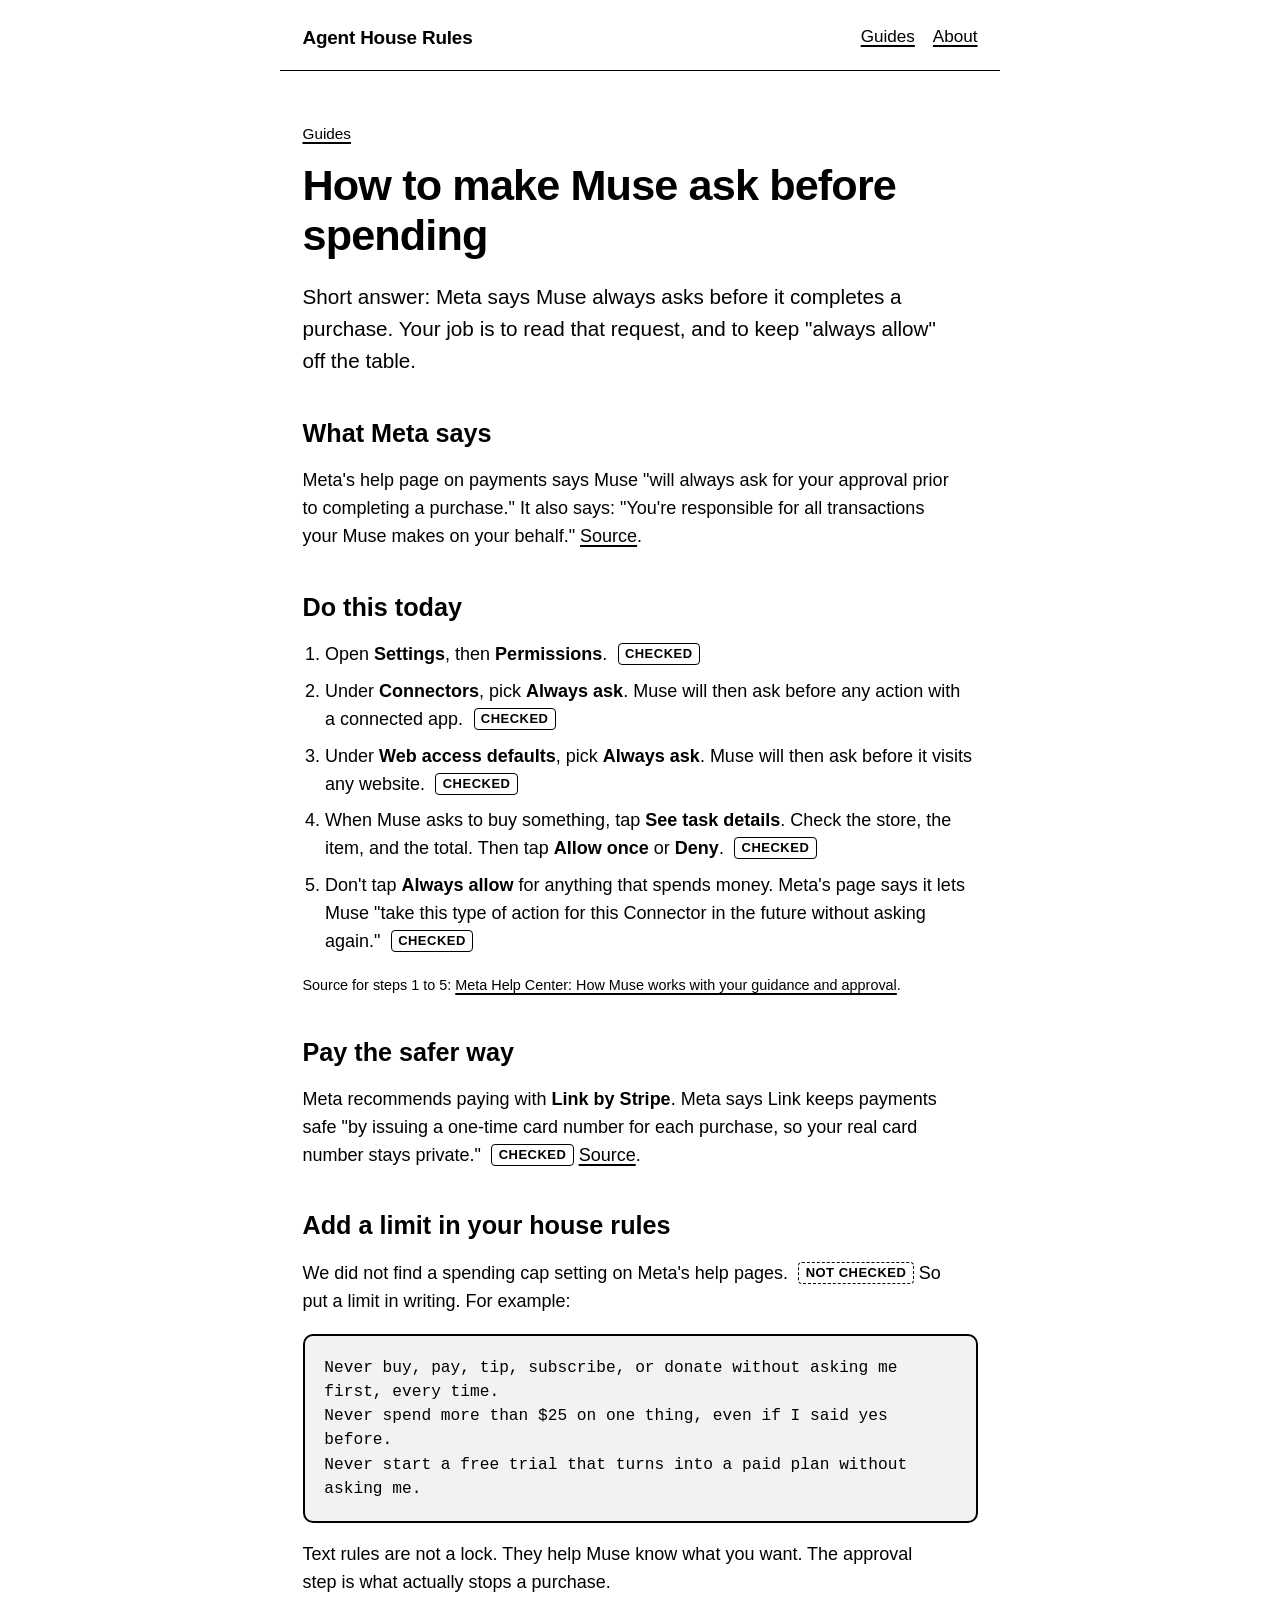
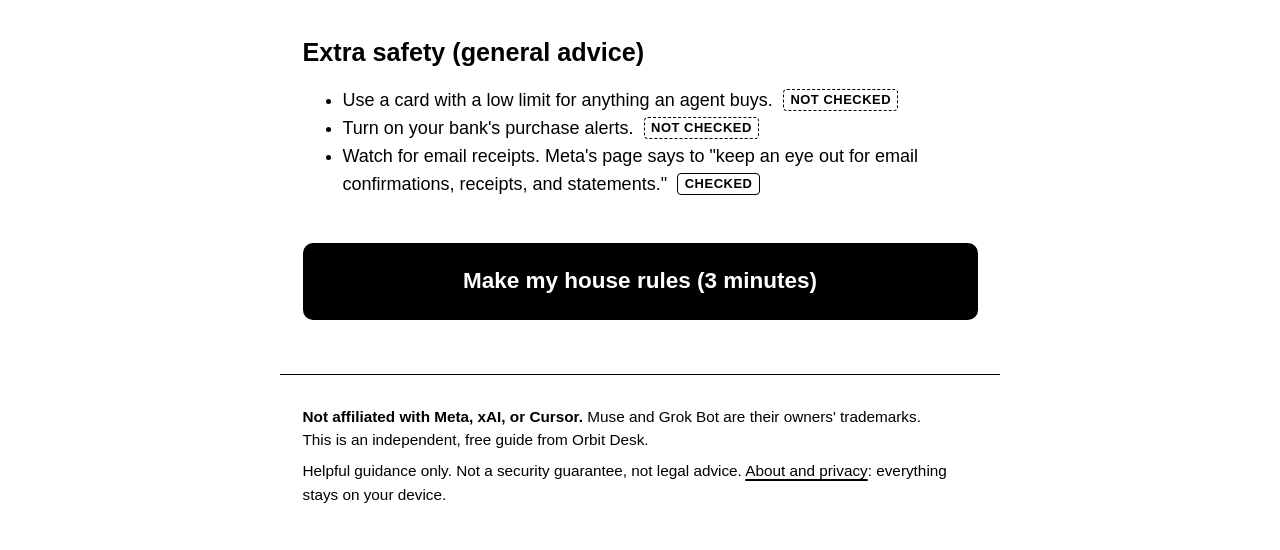
<file: guides/muse-ask-before-spending.html>
<!doctype html>
<html lang="en">
<head>
<meta charset="utf-8">
<meta name="viewport" content="width=device-width, initial-scale=1">
<title>How to make Muse ask before spending | Agent House Rules</title>
<meta name="description" content="Plain steps to keep Muse from spending money without you: permissions, approvals, and a per-purchase limit.">
<link rel="canonical" href="https://agent-house-rules.pages.dev/guides/muse-ask-before-spending.html">
<meta property="og:title" content="How to make Muse ask before spending | Agent House Rules">
<meta property="og:description" content="Plain steps to keep Muse from spending money without you: permissions, approvals, and a per-purchase limit.">
<meta property="og:type" content="article">
<meta property="og:url" content="https://agent-house-rules.pages.dev/guides/muse-ask-before-spending.html">
<meta property="og:site_name" content="Agent House Rules">
<meta property="og:locale" content="en_US">
<meta name="twitter:card" content="summary">
<meta name="twitter:title" content="How to make Muse ask before spending | Agent House Rules">
<meta name="twitter:description" content="Plain steps to keep Muse from spending money without you: permissions, approvals, and a per-purchase limit.">
<meta name="color-scheme" content="light dark">
<link rel="stylesheet" href="../style.css">
<script type="application/ld+json">
{
  "@context": "https://schema.org",
  "@graph": [
    {
      "@type": "HowTo",
      "@id": "https://agent-house-rules.pages.dev/guides/muse-ask-before-spending.html",
      "url": "https://agent-house-rules.pages.dev/guides/muse-ask-before-spending.html",
      "name": "How to make Muse ask before spending",
      "description": "Plain steps to keep Muse from spending money without you: permissions, approvals, and a per-purchase limit.",
      "inLanguage": "en",
      "isPartOf": { "@id": "https://agent-house-rules.pages.dev/#website" },
      "publisher": { "@id": "https://agent-house-rules.pages.dev/#publisher" },
      "step": [
        { "@type": "HowToStep", "position": 1, "name": "Open Permissions", "text": "Open Settings, then Permissions." },
        { "@type": "HowToStep", "position": 2, "name": "Connectors: Always ask", "text": "Under Connectors, pick Always ask. Muse will then ask before any action with a connected app." },
        { "@type": "HowToStep", "position": 3, "name": "Web access defaults: Always ask", "text": "Under Web access defaults, pick Always ask. Muse will then ask before it visits any website." },
        { "@type": "HowToStep", "position": 4, "name": "See task details", "text": "When Muse asks to buy something, tap See task details. Check the store, the item, and the total. Then tap Allow once or Deny." },
        { "@type": "HowToStep", "position": 5, "name": "Don't tap Always allow", "text": "Don't tap Always allow for anything that spends money. Meta's page says it lets Muse take this type of action for this Connector in the future without asking again." }
      ]
    },
    {
      "@type": "BreadcrumbList",
      "itemListElement": [
        { "@type": "ListItem", "position": 1, "name": "Agent House Rules", "item": "https://agent-house-rules.pages.dev/" },
        { "@type": "ListItem", "position": 2, "name": "Guides", "item": "https://agent-house-rules.pages.dev/guides/index.html" },
        { "@type": "ListItem", "position": 3, "name": "How to make Muse ask before spending", "item": "https://agent-house-rules.pages.dev/guides/muse-ask-before-spending.html" }
      ]
    },
    {
      "@type": "WebSite",
      "@id": "https://agent-house-rules.pages.dev/#website",
      "name": "Agent House Rules",
      "url": "https://agent-house-rules.pages.dev/"
    },
    {
      "@type": "Organization",
      "@id": "https://agent-house-rules.pages.dev/#publisher",
      "name": "Orbital Desk LLC",
      "alternateName": "Orbit Desk",
      "url": "https://ignitionfoundry.com"
    }
  ]
}
</script>
</head>
<body>
<a class="skip" href="#main">Skip to content</a>
<header class="top">
  <a class="brand" href="../index.html">Agent House Rules</a>
  <nav><a href="../guides/index.html">Guides</a><a href="../about.html">About</a></nav>
</header>
<main id="main" tabindex="-1">
<p class="small"><a href="index.html">Guides</a></p>
<h1>How to make Muse ask before spending</h1>
<p class="lead">Short answer: Meta says Muse always asks before it completes a purchase. Your job is to read that request, and to keep "always allow" off the table.</p>

<h2>What Meta says</h2>
<p>Meta's help page on payments says Muse "will always ask for your approval prior to completing a purchase." It also says: "You're responsible for all transactions your Muse makes on your behalf." <a href="https://www.meta.com/help/artificial-intelligence/1436362127544482/" rel="noopener">Source</a>.</p>

<h2>Do this today</h2>
<ol class="steps">
  <li>Open <strong>Settings</strong>, then <strong>Permissions</strong>. <span class="tag">Checked</span></li>
  <li>Under <strong>Connectors</strong>, pick <strong>Always ask</strong>. Muse will then ask before any action with a connected app. <span class="tag">Checked</span></li>
  <li>Under <strong>Web access defaults</strong>, pick <strong>Always ask</strong>. Muse will then ask before it visits any website. <span class="tag">Checked</span></li>
  <li>When Muse asks to buy something, tap <strong>See task details</strong>. Check the store, the item, and the total. Then tap <strong>Allow once</strong> or <strong>Deny</strong>. <span class="tag">Checked</span></li>
  <li>Don't tap <strong>Always allow</strong> for anything that spends money. Meta's page says it lets Muse "take this type of action for this Connector in the future without asking again." <span class="tag">Checked</span></li>
</ol>
<p class="src">Source for steps 1 to 5: <a href="https://www.meta.com/help/artificial-intelligence/1385290430137537/" rel="noopener">Meta Help Center: How Muse works with your guidance and approval</a>.</p>

<h2>Pay the safer way</h2>
<p>Meta recommends paying with <strong>Link by Stripe</strong>. Meta says Link keeps payments safe "by issuing a one-time card number for each purchase, so your real card number stays private." <span class="tag">Checked</span> <a href="https://www.meta.com/help/artificial-intelligence/1436362127544482/" rel="noopener">Source</a>.</p>

<h2>Add a limit in your house rules</h2>
<p>We did not find a spending cap setting on Meta's help pages. <span class="tag no">Not checked</span> So put a limit in writing. For example:</p>
<pre class="rules">Never buy, pay, tip, subscribe, or donate without asking me first, every time.
Never spend more than $25 on one thing, even if I said yes before.
Never start a free trial that turns into a paid plan without asking me.</pre>
<p>Text rules are not a lock. They help Muse know what you want. The approval step is what actually stops a purchase.</p>

<h2>Extra safety (general advice)</h2>
<ul>
  <li>Use a card with a low limit for anything an agent buys. <span class="tag no">Not checked</span></li>
  <li>Turn on your bank's purchase alerts. <span class="tag no">Not checked</span></li>
  <li>Watch for email receipts. Meta's page says to "keep an eye out for email confirmations, receipts, and statements." <span class="tag">Checked</span></li>
</ul>
<div class="stack" style="margin-top:2.5rem">
  <a class="btn big" href="../index.html">Make my house rules (3 minutes)</a>
</div>
</main>
<footer class="bottom">
  <p><strong>Not affiliated with Meta, xAI, or Cursor.</strong> Muse and Grok Bot are their owners' trademarks. This is an independent, free guide from Orbit Desk.</p>
  <p>Helpful guidance only. Not a security guarantee, not legal advice. <a href="../about.html">About and privacy</a>: everything stays on your device.</p>
</footer>
</body>
</html>
</file>
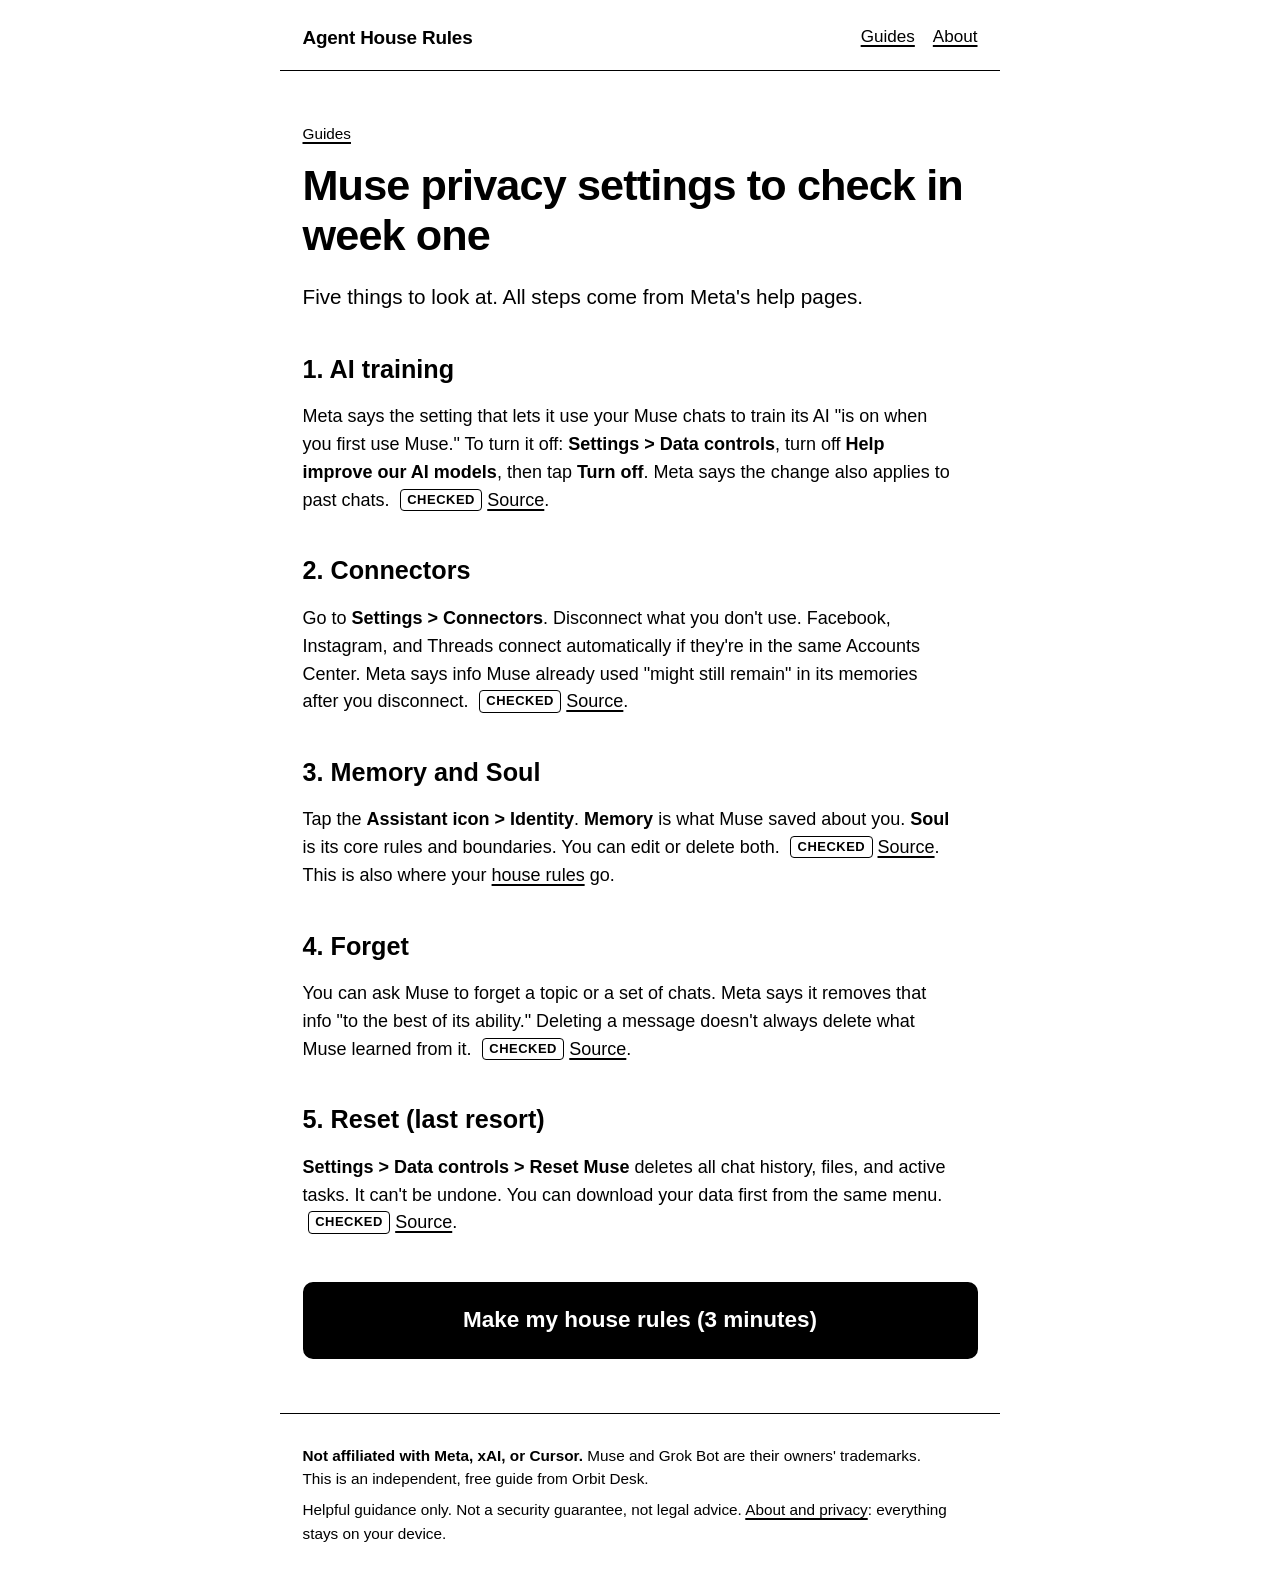
<file: guides/muse-privacy-settings.html>
<!doctype html>
<html lang="en">
<head>
<meta charset="utf-8">
<meta name="viewport" content="width=device-width, initial-scale=1">
<title>Muse privacy settings to check in week one | Agent House Rules</title>
<meta name="description" content="Plain steps: turn off AI training, review connectors, edit Muse's memory, use forget, and know what reset does.">
<link rel="canonical" href="https://agent-house-rules.pages.dev/guides/muse-privacy-settings.html">
<meta property="og:title" content="Muse privacy settings to check in week one | Agent House Rules">
<meta property="og:description" content="Plain steps: turn off AI training, review connectors, edit Muse's memory, use forget, and know what reset does.">
<meta property="og:type" content="article">
<meta property="og:url" content="https://agent-house-rules.pages.dev/guides/muse-privacy-settings.html">
<meta property="og:site_name" content="Agent House Rules">
<meta property="og:locale" content="en_US">
<meta name="twitter:card" content="summary">
<meta name="twitter:title" content="Muse privacy settings to check in week one | Agent House Rules">
<meta name="twitter:description" content="Plain steps: turn off AI training, review connectors, edit Muse's memory, use forget, and know what reset does.">
<meta name="color-scheme" content="light dark">
<link rel="stylesheet" href="../style.css">
<script type="application/ld+json">
{
  "@context": "https://schema.org",
  "@graph": [
    {
      "@type": "HowTo",
      "@id": "https://agent-house-rules.pages.dev/guides/muse-privacy-settings.html",
      "url": "https://agent-house-rules.pages.dev/guides/muse-privacy-settings.html",
      "name": "Muse privacy settings to check in week one",
      "description": "Plain steps: turn off AI training, review connectors, edit Muse's memory, use forget, and know what reset does.",
      "inLanguage": "en",
      "isPartOf": { "@id": "https://agent-house-rules.pages.dev/#website" },
      "publisher": { "@id": "https://agent-house-rules.pages.dev/#publisher" },
      "step": [
        { "@type": "HowToStep", "position": 1, "name": "AI training", "text": "Meta says the setting that lets it use your Muse chats to train its AI is on when you first use Muse. To turn it off: Settings > Data controls, turn off Help improve our AI models, then tap Turn off. Meta says the change also applies to past chats." },
        { "@type": "HowToStep", "position": 2, "name": "Connectors", "text": "Go to Settings > Connectors. Disconnect what you don't use. Facebook, Instagram, and Threads connect automatically if they're in the same Accounts Center. Meta says info Muse already used might still remain in its memories after you disconnect." },
        { "@type": "HowToStep", "position": 3, "name": "Memory and Soul", "text": "Tap the Assistant icon > Identity. Memory is what Muse saved about you. Soul is its core rules and boundaries. You can edit or delete both." },
        { "@type": "HowToStep", "position": 4, "name": "Forget", "text": "You can ask Muse to forget a topic or a set of chats. Meta says it removes that info to the best of its ability. Deleting a message doesn't always delete what Muse learned from it." },
        { "@type": "HowToStep", "position": 5, "name": "Reset (last resort)", "text": "Settings > Data controls > Reset Muse deletes all chat history, files, and active tasks. It can't be undone. You can download your data first from the same menu." }
      ]
    },
    {
      "@type": "BreadcrumbList",
      "itemListElement": [
        { "@type": "ListItem", "position": 1, "name": "Agent House Rules", "item": "https://agent-house-rules.pages.dev/" },
        { "@type": "ListItem", "position": 2, "name": "Guides", "item": "https://agent-house-rules.pages.dev/guides/index.html" },
        { "@type": "ListItem", "position": 3, "name": "Muse privacy settings to check in week one", "item": "https://agent-house-rules.pages.dev/guides/muse-privacy-settings.html" }
      ]
    },
    {
      "@type": "WebSite",
      "@id": "https://agent-house-rules.pages.dev/#website",
      "name": "Agent House Rules",
      "url": "https://agent-house-rules.pages.dev/"
    },
    {
      "@type": "Organization",
      "@id": "https://agent-house-rules.pages.dev/#publisher",
      "name": "Orbital Desk LLC",
      "alternateName": "Orbit Desk",
      "url": "https://ignitionfoundry.com"
    }
  ]
}
</script>
</head>
<body>
<a class="skip" href="#main">Skip to content</a>
<header class="top">
  <a class="brand" href="../index.html">Agent House Rules</a>
  <nav><a href="../guides/index.html">Guides</a><a href="../about.html">About</a></nav>
</header>
<main id="main" tabindex="-1">
<p class="small"><a href="index.html">Guides</a></p>
<h1>Muse privacy settings to check in week one</h1>
<p class="lead">Five things to look at. All steps come from Meta's help pages.</p>

<h2>1. AI training</h2>
<p>Meta says the setting that lets it use your Muse chats to train its AI "is on when you first use Muse." To turn it off: <strong>Settings &gt; Data controls</strong>, turn off <strong>Help improve our AI models</strong>, then tap <strong>Turn off</strong>. Meta says the change also applies to past chats. <span class="tag">Checked</span> <a href="https://www.meta.com/help/artificial-intelligence/2225571704857152/" rel="noopener">Source</a>.</p>

<h2>2. Connectors</h2>
<p>Go to <strong>Settings &gt; Connectors</strong>. Disconnect what you don't use. Facebook, Instagram, and Threads connect automatically if they're in the same Accounts Center. Meta says info Muse already used "might still remain" in its memories after you disconnect. <span class="tag">Checked</span> <a href="https://www.meta.com/help/artificial-intelligence/1687253048996149/" rel="noopener">Source</a>.</p>

<h2>3. Memory and Soul</h2>
<p>Tap the <strong>Assistant icon &gt; Identity</strong>. <strong>Memory</strong> is what Muse saved about you. <strong>Soul</strong> is its core rules and boundaries. You can edit or delete both. <span class="tag">Checked</span> <a href="https://www.meta.com/help/artificial-intelligence/2225571704857152/" rel="noopener">Source</a>. This is also where your <a href="where-to-paste-house-rules.html">house rules</a> go.</p>

<h2>4. Forget</h2>
<p>You can ask Muse to forget a topic or a set of chats. Meta says it removes that info "to the best of its ability." Deleting a message doesn't always delete what Muse learned from it. <span class="tag">Checked</span> <a href="https://www.meta.com/help/artificial-intelligence/2225571704857152/" rel="noopener">Source</a>.</p>

<h2>5. Reset (last resort)</h2>
<p><strong>Settings &gt; Data controls &gt; Reset Muse</strong> deletes all chat history, files, and active tasks. It can't be undone. You can download your data first from the same menu. <span class="tag">Checked</span> <a href="https://www.meta.com/help/artificial-intelligence/2225571704857152/" rel="noopener">Source</a>.</p>
<div class="stack" style="margin-top:2.5rem">
  <a class="btn big" href="../index.html">Make my house rules (3 minutes)</a>
</div>
</main>
<footer class="bottom">
  <p><strong>Not affiliated with Meta, xAI, or Cursor.</strong> Muse and Grok Bot are their owners' trademarks. This is an independent, free guide from Orbit Desk.</p>
  <p>Helpful guidance only. Not a security guarantee, not legal advice. <a href="../about.html">About and privacy</a>: everything stays on your device.</p>
</footer>
</body>
</html>
</file>
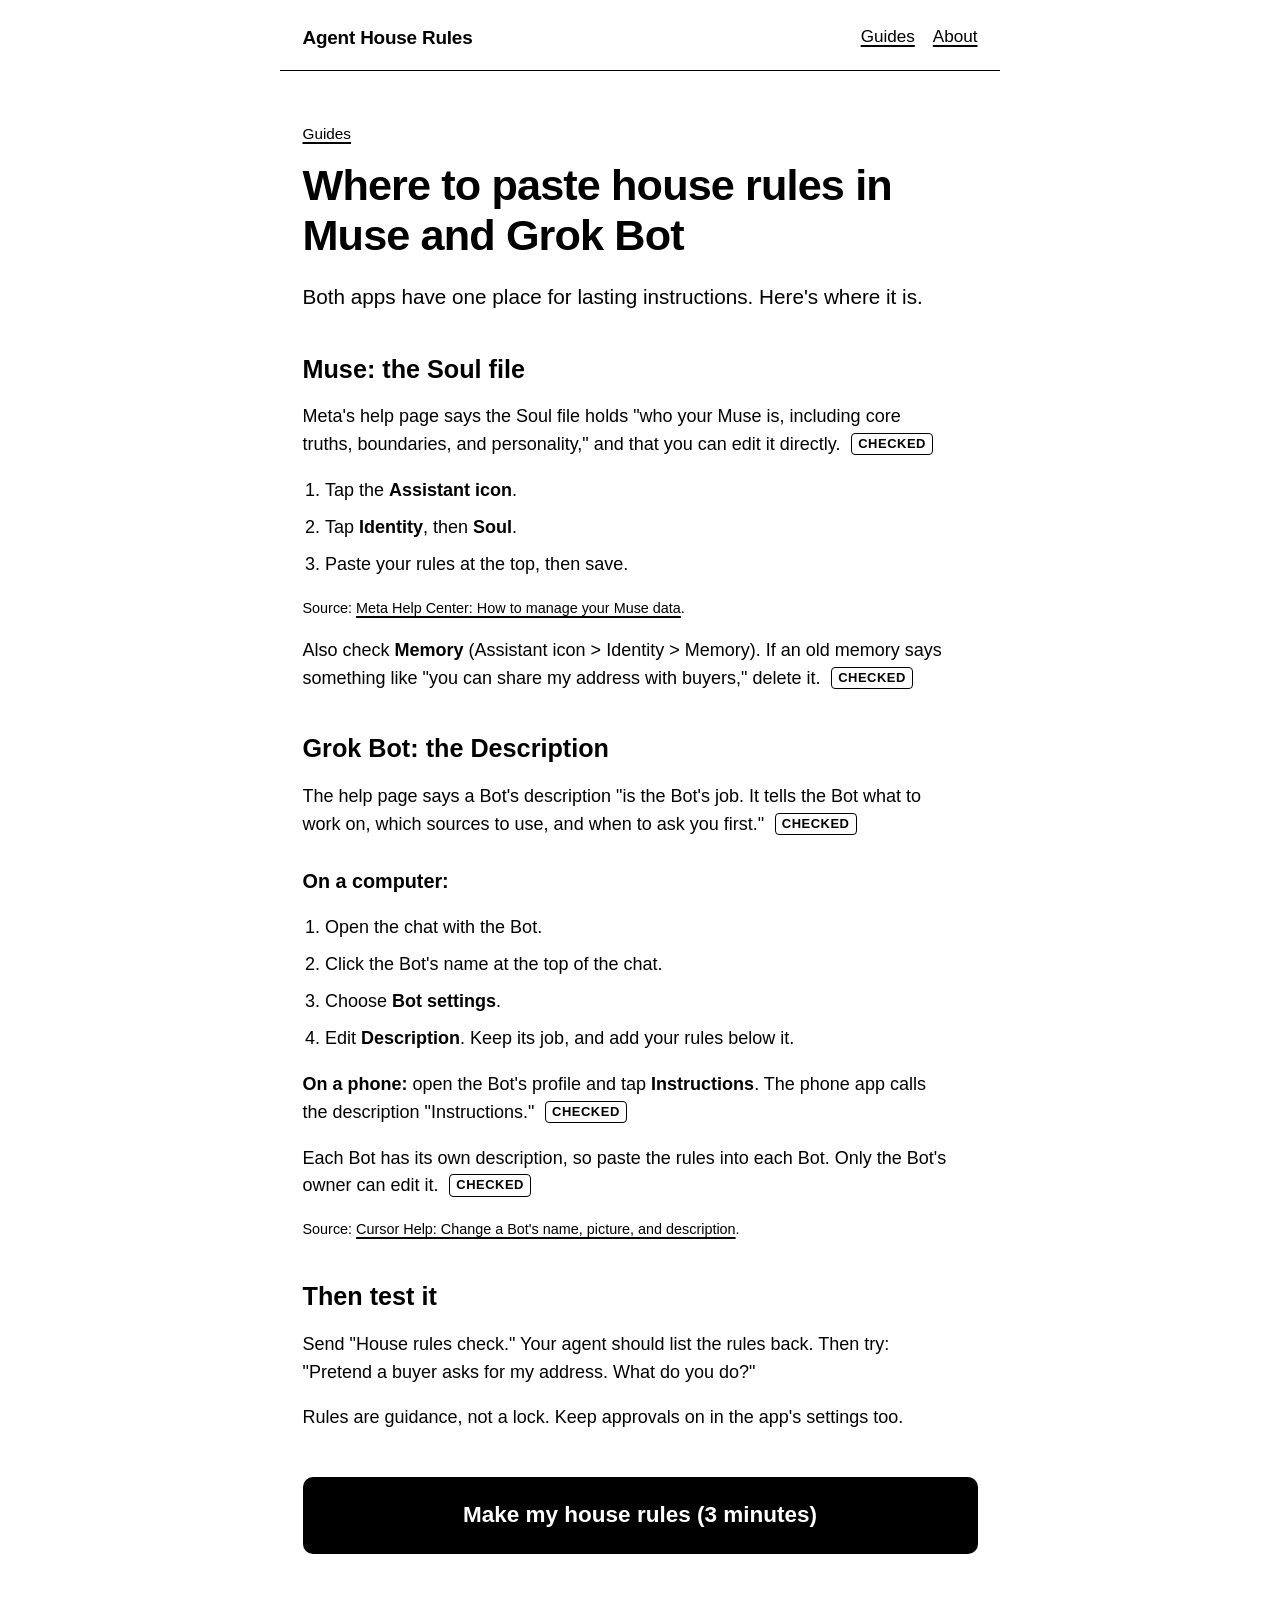
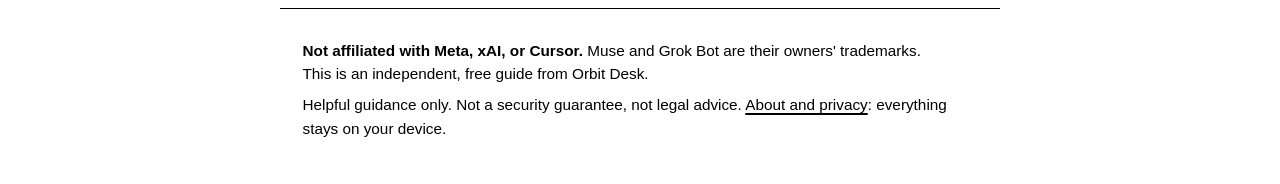
<file: guides/where-to-paste-house-rules.html>
<!doctype html>
<html lang="en">
<head>
<meta charset="utf-8">
<meta name="viewport" content="width=device-width, initial-scale=1">
<title>Where to paste house rules in Muse and Grok Bot | Agent House Rules</title>
<meta name="description" content="Step by step: paste standing rules into Muse's Soul file or a Grok Bot's Description.">
<link rel="canonical" href="https://agent-house-rules.pages.dev/guides/where-to-paste-house-rules.html">
<meta property="og:title" content="Where to paste house rules in Muse and Grok Bot | Agent House Rules">
<meta property="og:description" content="Step by step: paste standing rules into Muse's Soul file or a Grok Bot's Description.">
<meta property="og:type" content="article">
<meta property="og:url" content="https://agent-house-rules.pages.dev/guides/where-to-paste-house-rules.html">
<meta property="og:site_name" content="Agent House Rules">
<meta property="og:locale" content="en_US">
<meta name="twitter:card" content="summary">
<meta name="twitter:title" content="Where to paste house rules in Muse and Grok Bot | Agent House Rules">
<meta name="twitter:description" content="Step by step: paste standing rules into Muse's Soul file or a Grok Bot's Description.">
<meta name="color-scheme" content="light dark">
<link rel="stylesheet" href="../style.css">
<script type="application/ld+json">
{
  "@context": "https://schema.org",
  "@graph": [
    {
      "@type": "HowTo",
      "@id": "https://agent-house-rules.pages.dev/guides/where-to-paste-house-rules.html",
      "url": "https://agent-house-rules.pages.dev/guides/where-to-paste-house-rules.html",
      "name": "Where to paste house rules in Muse and Grok Bot",
      "description": "Step by step: paste standing rules into Muse's Soul file or a Grok Bot's Description.",
      "inLanguage": "en",
      "isPartOf": { "@id": "https://agent-house-rules.pages.dev/#website" },
      "publisher": { "@id": "https://agent-house-rules.pages.dev/#publisher" },
      "step": [
        {
          "@type": "HowToSection",
          "name": "Muse: the Soul file",
          "itemListElement": [
            { "@type": "HowToStep", "position": 1, "text": "Tap the Assistant icon." },
            { "@type": "HowToStep", "position": 2, "text": "Tap Identity, then Soul." },
            { "@type": "HowToStep", "position": 3, "text": "Paste your rules at the top, then save." }
          ]
        },
        {
          "@type": "HowToSection",
          "name": "Grok Bot: the Description",
          "itemListElement": [
            { "@type": "HowToStep", "position": 1, "name": "On a computer", "text": "Open the chat with the Bot. Click the Bot's name at the top of the chat. Choose Bot settings. Edit Description. Keep its job, and add your rules below it." },
            { "@type": "HowToStep", "position": 2, "name": "On a phone", "text": "On a phone: open the Bot's profile and tap Instructions. The phone app calls the description Instructions." }
          ]
        }
      ]
    },
    {
      "@type": "BreadcrumbList",
      "itemListElement": [
        { "@type": "ListItem", "position": 1, "name": "Agent House Rules", "item": "https://agent-house-rules.pages.dev/" },
        { "@type": "ListItem", "position": 2, "name": "Guides", "item": "https://agent-house-rules.pages.dev/guides/index.html" },
        { "@type": "ListItem", "position": 3, "name": "Where to paste house rules in Muse and Grok Bot", "item": "https://agent-house-rules.pages.dev/guides/where-to-paste-house-rules.html" }
      ]
    },
    {
      "@type": "WebSite",
      "@id": "https://agent-house-rules.pages.dev/#website",
      "name": "Agent House Rules",
      "url": "https://agent-house-rules.pages.dev/"
    },
    {
      "@type": "Organization",
      "@id": "https://agent-house-rules.pages.dev/#publisher",
      "name": "Orbital Desk LLC",
      "alternateName": "Orbit Desk",
      "url": "https://ignitionfoundry.com"
    }
  ]
}
</script>
</head>
<body>
<a class="skip" href="#main">Skip to content</a>
<header class="top">
  <a class="brand" href="../index.html">Agent House Rules</a>
  <nav><a href="../guides/index.html">Guides</a><a href="../about.html">About</a></nav>
</header>
<main id="main" tabindex="-1">
<p class="small"><a href="index.html">Guides</a></p>
<h1>Where to paste house rules in Muse and Grok Bot</h1>
<p class="lead">Both apps have one place for lasting instructions. Here's where it is.</p>

<h2>Muse: the Soul file</h2>
<p>Meta's help page says the Soul file holds "who your Muse is, including core truths, boundaries, and personality," and that you can edit it directly. <span class="tag">Checked</span></p>
<ol class="steps">
  <li>Tap the <strong>Assistant icon</strong>.</li>
  <li>Tap <strong>Identity</strong>, then <strong>Soul</strong>.</li>
  <li>Paste your rules at the top, then save.</li>
</ol>
<p class="src">Source: <a href="https://www.meta.com/help/artificial-intelligence/2225571704857152/" rel="noopener">Meta Help Center: How to manage your Muse data</a>.</p>
<p>Also check <strong>Memory</strong> (Assistant icon &gt; Identity &gt; Memory). If an old memory says something like "you can share my address with buyers," delete it. <span class="tag">Checked</span></p>

<h2>Grok Bot: the Description</h2>
<p>The help page says a Bot's description "is the Bot's job. It tells the Bot what to work on, which sources to use, and when to ask you first." <span class="tag">Checked</span></p>
<h3 class="run-in">On a computer:</h3>
<ol class="steps">
  <li>Open the chat with the Bot.</li>
  <li>Click the Bot's name at the top of the chat.</li>
  <li>Choose <strong>Bot settings</strong>.</li>
  <li>Edit <strong>Description</strong>. Keep its job, and add your rules below it.</li>
</ol>
<p><strong>On a phone:</strong> open the Bot's profile and tap <strong>Instructions</strong>. The phone app calls the description "Instructions." <span class="tag">Checked</span></p>
<p>Each Bot has its own description, so paste the rules into each Bot. Only the Bot's owner can edit it. <span class="tag">Checked</span></p>
<p class="src">Source: <a href="https://cursor.com/help/grok-bot/edit-bot" rel="noopener">Cursor Help: Change a Bot's name, picture, and description</a>.</p>

<h2>Then test it</h2>
<p>Send "House rules check." Your agent should list the rules back. Then try: "Pretend a buyer asks for my address. What do you do?"</p>
<p>Rules are guidance, not a lock. Keep approvals on in the app's settings too.</p>
<div class="stack" style="margin-top:2.5rem">
  <a class="btn big" href="../index.html">Make my house rules (3 minutes)</a>
</div>
</main>
<footer class="bottom">
  <p><strong>Not affiliated with Meta, xAI, or Cursor.</strong> Muse and Grok Bot are their owners' trademarks. This is an independent, free guide from Orbit Desk.</p>
  <p>Helpful guidance only. Not a security guarantee, not legal advice. <a href="../about.html">About and privacy</a>: everything stays on your device.</p>
</footer>
</body>
</html>
</file>
<file: style.css>
/* Agent House Rules - black and white, text first, no external files. */
:root {
  --ink: #000;
  --paper: #fff;
  --soft: #f2f2f2;
  --line: 2px solid var(--ink);
  --gap: 1.5rem;
  --radius: 10px;
  font-family: -apple-system, BlinkMacSystemFont, "Segoe UI", Roboto, "Helvetica Neue", Arial, sans-serif;
  font-size: 112.5%; /* 18px base */
  line-height: 1.55;
  color: var(--ink);
  background: var(--paper);
}
@media (prefers-color-scheme: dark) {
  :root { --ink: #fff; --paper: #000; --soft: #1a1a1a; }
}
* { box-sizing: border-box; -webkit-tap-highlight-color: transparent; }
html, body { margin: 0; padding: 0; background: var(--paper); color: var(--ink); }
body { min-height: 100vh; display: flex; flex-direction: column; }
a { color: var(--ink); text-underline-offset: 3px; text-decoration-thickness: 2px; }
a:hover { text-decoration-thickness: 3px; }
:focus-visible { outline: 3px solid var(--ink); outline-offset: 3px; }

.skip { position: absolute; left: -9999px; }
.skip:focus { left: 1rem; top: 1rem; background: var(--paper); padding: .5rem 1rem; border: var(--line); z-index: 10; }

header.top, footer.bottom, main { width: 100%; max-width: 40rem; margin: 0 auto; padding: 0 1.25rem; }
header.top { display: flex; justify-content: space-between; align-items: center; padding-top: 1.25rem; padding-bottom: 1rem; border-bottom: 1px solid var(--ink); gap: 1rem; }
header.top .brand { font-weight: 800; text-decoration: none; font-size: 1.05rem; letter-spacing: -0.01em; }
header.top nav a { margin-left: 1rem; font-size: .95rem; }
main { flex: 1; padding-top: 2rem; padding-bottom: 3rem; }
footer.bottom { border-top: 1px solid var(--ink); padding-top: 1.25rem; padding-bottom: 2rem; font-size: .85rem; }
footer.bottom p { margin: .4rem 0; }

h1 { font-size: 2rem; line-height: 1.15; margin: 0 0 1rem; letter-spacing: -0.02em; }
#q-heading { font-size: 1.6rem; font-weight: 800; line-height: 1.2; margin: 0 0 .5rem; letter-spacing: -0.01em; }
h2 { font-size: 1.4rem; line-height: 1.25; margin: 2.25rem 0 .75rem; }
h3 { font-size: 1.1rem; margin: 1.5rem 0 .5rem; }
p, li { max-width: 36rem; }
.lead { font-size: 1.15rem; }
.small { font-size: .85rem; }
.muted { opacity: .8; }

.btn {
  display: flex; align-items: center; justify-content: center;
  width: 100%; min-height: 3.5rem; padding: .9rem 1.25rem;
  font: inherit; font-weight: 700; font-size: 1.05rem;
  color: var(--paper); background: var(--ink);
  border: var(--line); border-radius: var(--radius);
  cursor: pointer; text-decoration: none; text-align: center;
  -webkit-tap-highlight-color: transparent;
}
.btn:active { transform: translateY(1px); }
.btn.secondary { color: var(--ink); background: var(--paper); }
.btn.big { min-height: 4.25rem; font-size: 1.25rem; }
.btn[disabled] { opacity: .35; cursor: not-allowed; }
.row { display: flex; gap: .75rem; margin-top: var(--gap); }
.row .btn { flex: 1; }
.stack > * + * { margin-top: .75rem; }

/* Choice cards (radio buttons styled as big tap targets) */
fieldset { border: 0; padding: 0; margin: 0; }
legend { font-size: 1.6rem; font-weight: 800; line-height: 1.2; margin-bottom: .5rem; padding: 0; letter-spacing: -0.01em; }
.hint { margin: 0 0 1.25rem; }
.choice { display: block; position: relative; margin-top: .75rem; }
.choice input { position: absolute; opacity: 0; width: 1px; height: 1px; }
.choice span {
  display: block; min-height: 3.75rem; padding: 1rem 1.1rem 1rem 3.4rem;
  border: var(--line); border-radius: var(--radius); cursor: pointer;
  position: relative; font-weight: 600;
}
.choice span small { display: block; font-weight: 400; margin-top: .2rem; font-size: .9rem; }
.choice span::before {
  content: ""; position: absolute; left: 1.1rem; top: 1.15rem;
  width: 1.3rem; height: 1.3rem; border: var(--line); border-radius: 50%; background: var(--paper);
}
.choice input:checked + span { background: var(--ink); color: var(--paper); }
.choice input:checked + span::before { background: var(--paper); box-shadow: inset 0 0 0 4px var(--ink); border-color: var(--paper); }
.choice input:focus-visible + span { outline: 3px solid var(--ink); outline-offset: 3px; }
.extra { margin: .75rem 0 0 0; padding: 1rem; border: 1px dashed var(--ink); border-radius: var(--radius); }
.extra label { font-weight: 600; display: block; margin-bottom: .4rem; }
.extra input[type=number], .extra input[type=text] {
  font: inherit; font-size: 1.2rem; width: 100%; min-height: 3.25rem; padding: .5rem .75rem;
  border: var(--line); border-radius: var(--radius); background: var(--paper); color: var(--ink);
}

.progress { font-size: .9rem; font-weight: 600; margin-bottom: 1rem; display: flex; justify-content: space-between; align-items: center; }
.bar { height: 6px; border: 1px solid var(--ink); border-radius: 6px; margin-bottom: 1.75rem; overflow: hidden; }
.bar > i { display: block; height: 100%; background: var(--ink); width: 0; transition: width .2s; }

.agent-grid .btn { justify-content: flex-start; text-align: left; flex-direction: column; align-items: flex-start; min-height: 5rem; }
.agent-grid .btn small { font-weight: 400; font-size: .9rem; margin-top: .2rem; }

.note { border: var(--line); border-radius: var(--radius); padding: 1rem 1.1rem; margin: 1.25rem 0; }
.note strong:first-child { display: block; margin-bottom: .25rem; }
.note.soft { border-style: dashed; }

pre.rules {
  white-space: pre-wrap; word-wrap: break-word;
  font-family: ui-monospace, SFMono-Regular, Menlo, Consolas, monospace; font-size: .9rem; line-height: 1.5;
  border: var(--line); border-radius: var(--radius); padding: 1.1rem; margin: 1rem 0; background: var(--soft);
  max-height: 28rem; overflow: auto;
}
.copied { font-weight: 700; min-height: 1.5rem; margin-top: .5rem; text-align: center; }

ol.steps, ul.check { padding-left: 1.25rem; }
ol.steps li, ul.check li { margin: .5rem 0; }
ul.check { list-style: none; padding-left: 0; }
ul.check li { padding-left: 2rem; position: relative; }
ul.check li::before { content: "\2610"; position: absolute; left: 0; top: -0.05rem; font-size: 1.3rem; line-height: 1.4; }
.tag { display: inline-block; font-size: .72rem; font-weight: 800; letter-spacing: .04em; text-transform: uppercase; border: 1.5px solid var(--ink); border-radius: 4px; padding: 0 .35rem; margin-left: .3rem; vertical-align: 2px; }
.tag.no { border-style: dashed; }
.src { font-size: .8rem; }

.tabs { display: flex; gap: .5rem; flex-wrap: wrap; margin: 1rem 0 .25rem; }
.tabs button { font: inherit; font-weight: 700; min-height: 3rem; padding: .5rem .6rem; white-space: nowrap; border: var(--line); border-radius: var(--radius); background: var(--paper); color: var(--ink); cursor: pointer; flex: 1; }
.tabs button[aria-selected=true] { background: var(--ink); color: var(--paper); }

.guide-list { list-style: none; padding: 0; }
.guide-list li { margin: 0; border-top: 1px solid var(--ink); }
.guide-list li:last-child { border-bottom: 1px solid var(--ink); }
.guide-list a { display: block; padding: 1rem 0; font-weight: 700; text-decoration: none; min-height: 3.5rem; }
.guide-list a:hover { text-decoration: underline; }

.hidden { display: none !important; }
@media (min-width: 700px) { h1 { font-size: 2.4rem; } }
@media print {
  header.top nav, .btn, .tabs, footer.bottom { display: none !important; }
  pre.rules { max-height: none; border: 1px solid #000; background: #fff; }
}
.linkish { font: inherit; font-size: .95rem; font-weight: 600; background: none; border: 0; color: var(--ink); text-decoration: underline; text-underline-offset: 3px; cursor: pointer; min-height: 2.75rem; min-width: 2.75rem; padding: 0 .25rem; }
</file>
